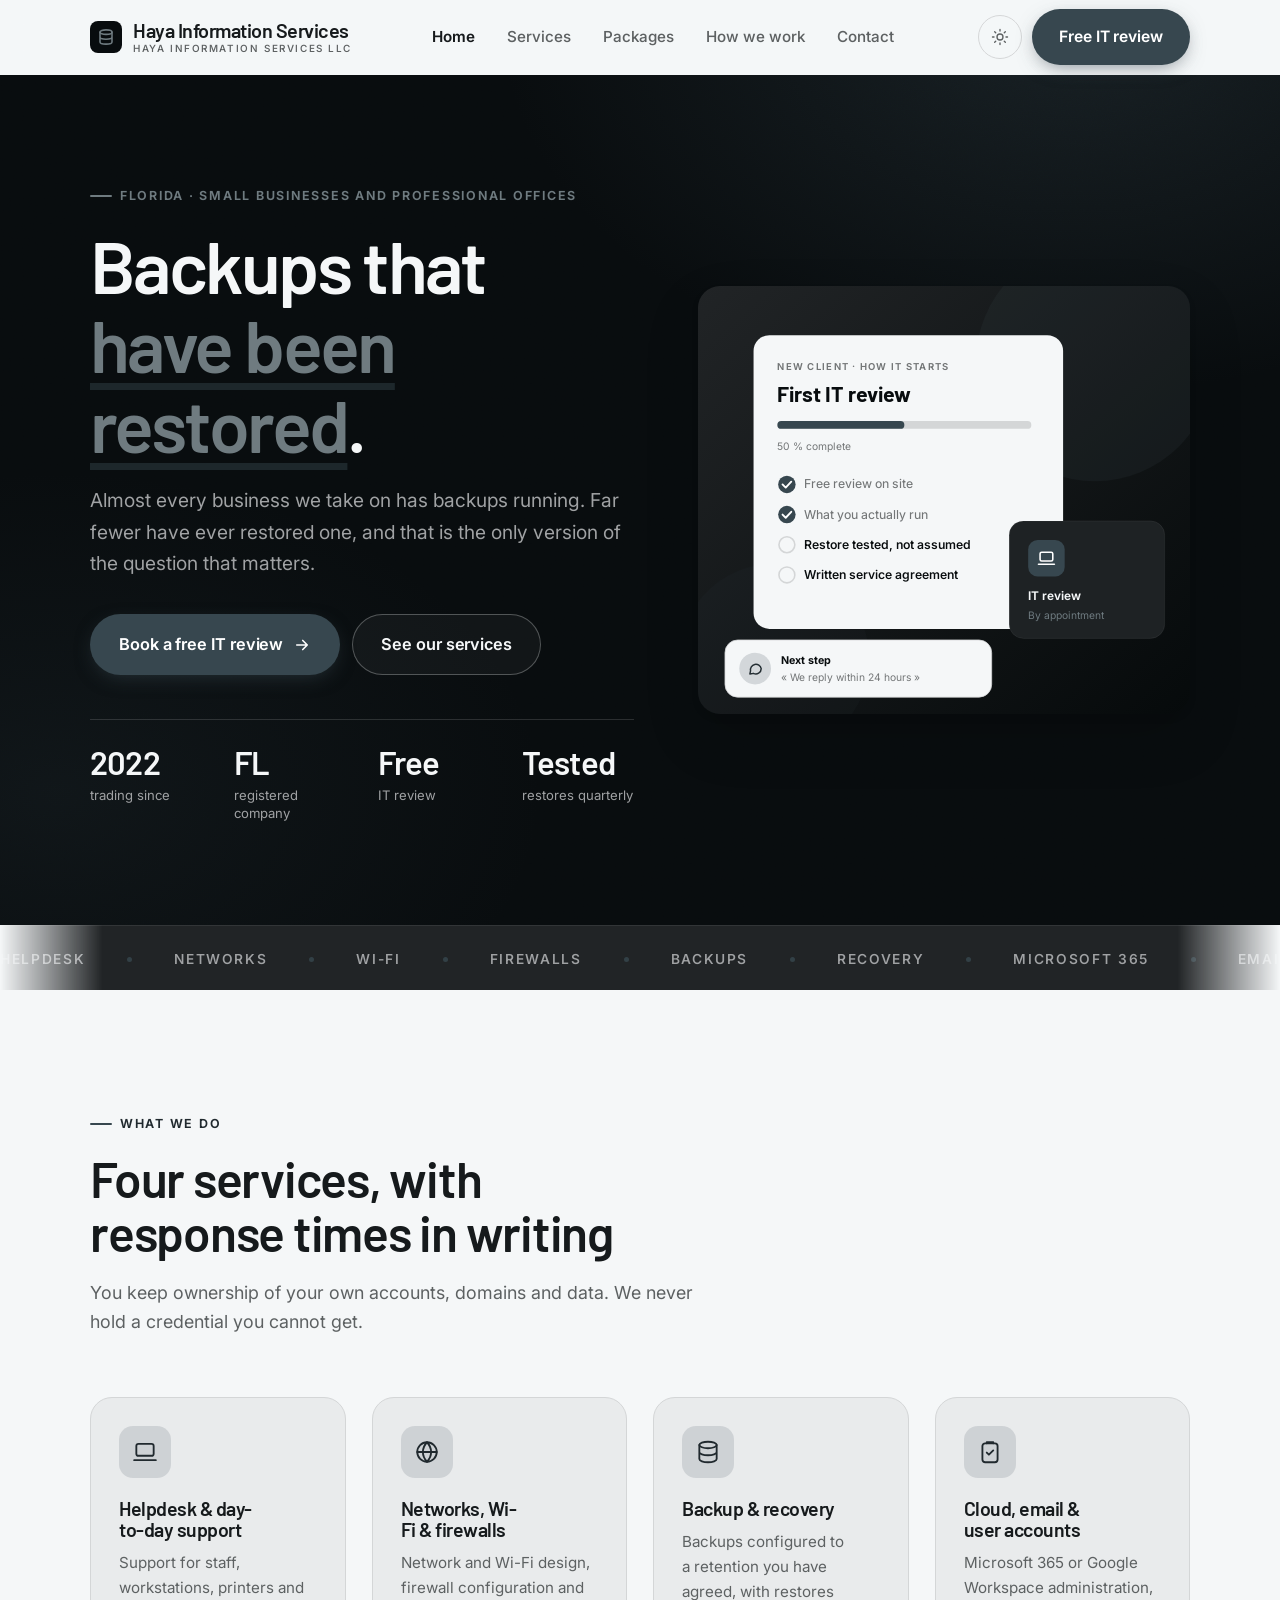
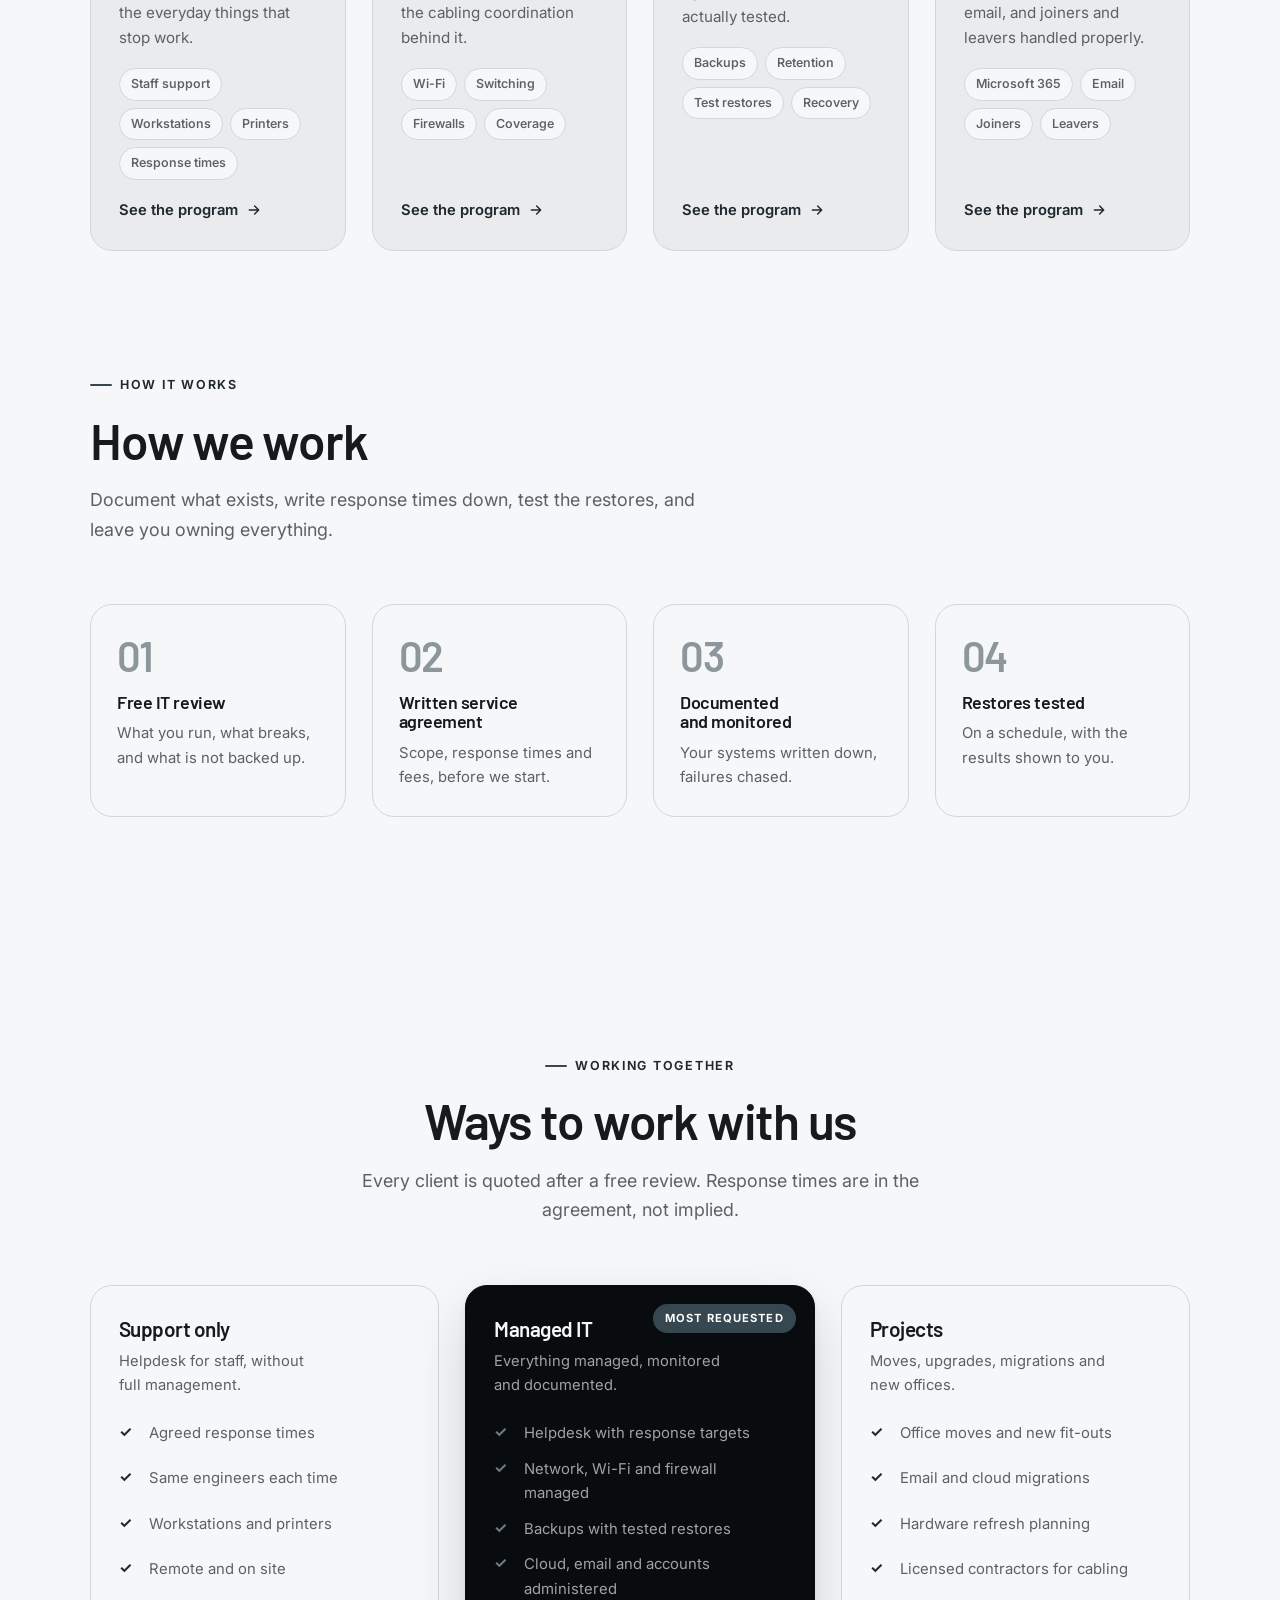
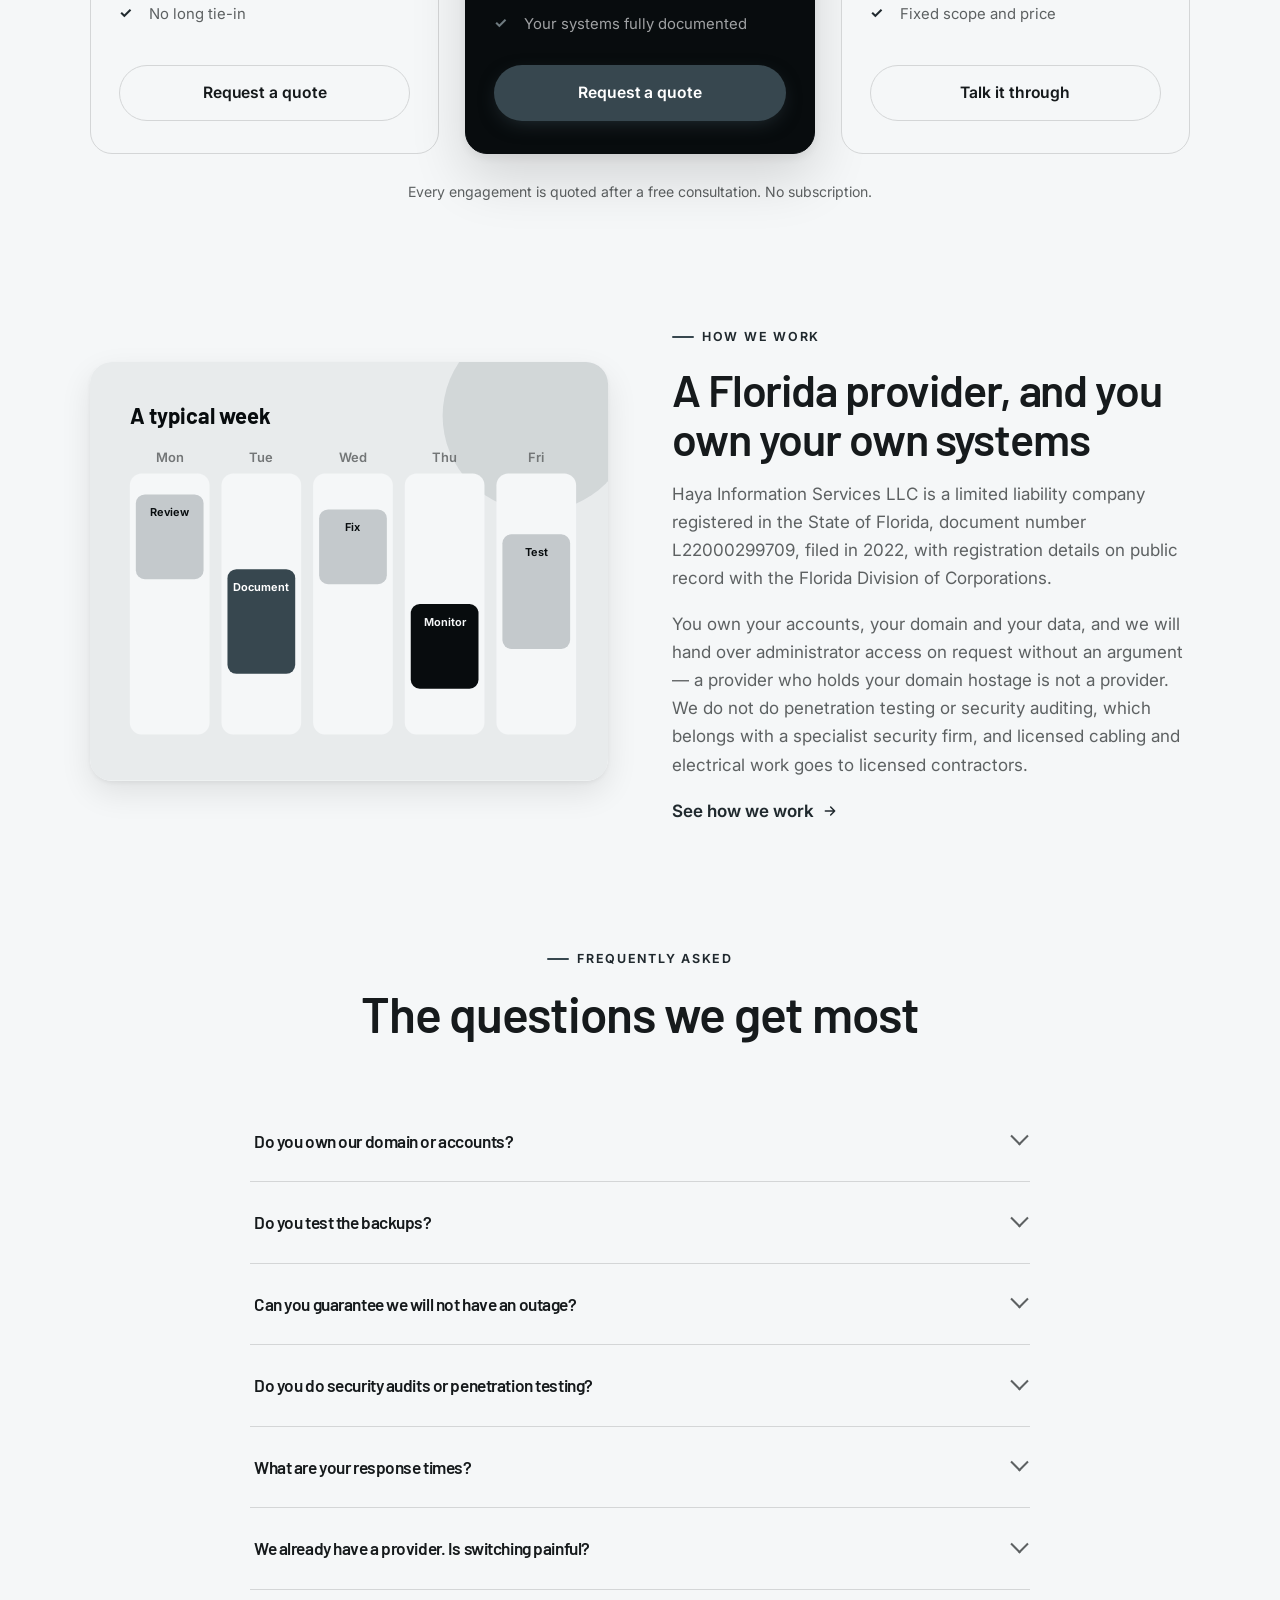
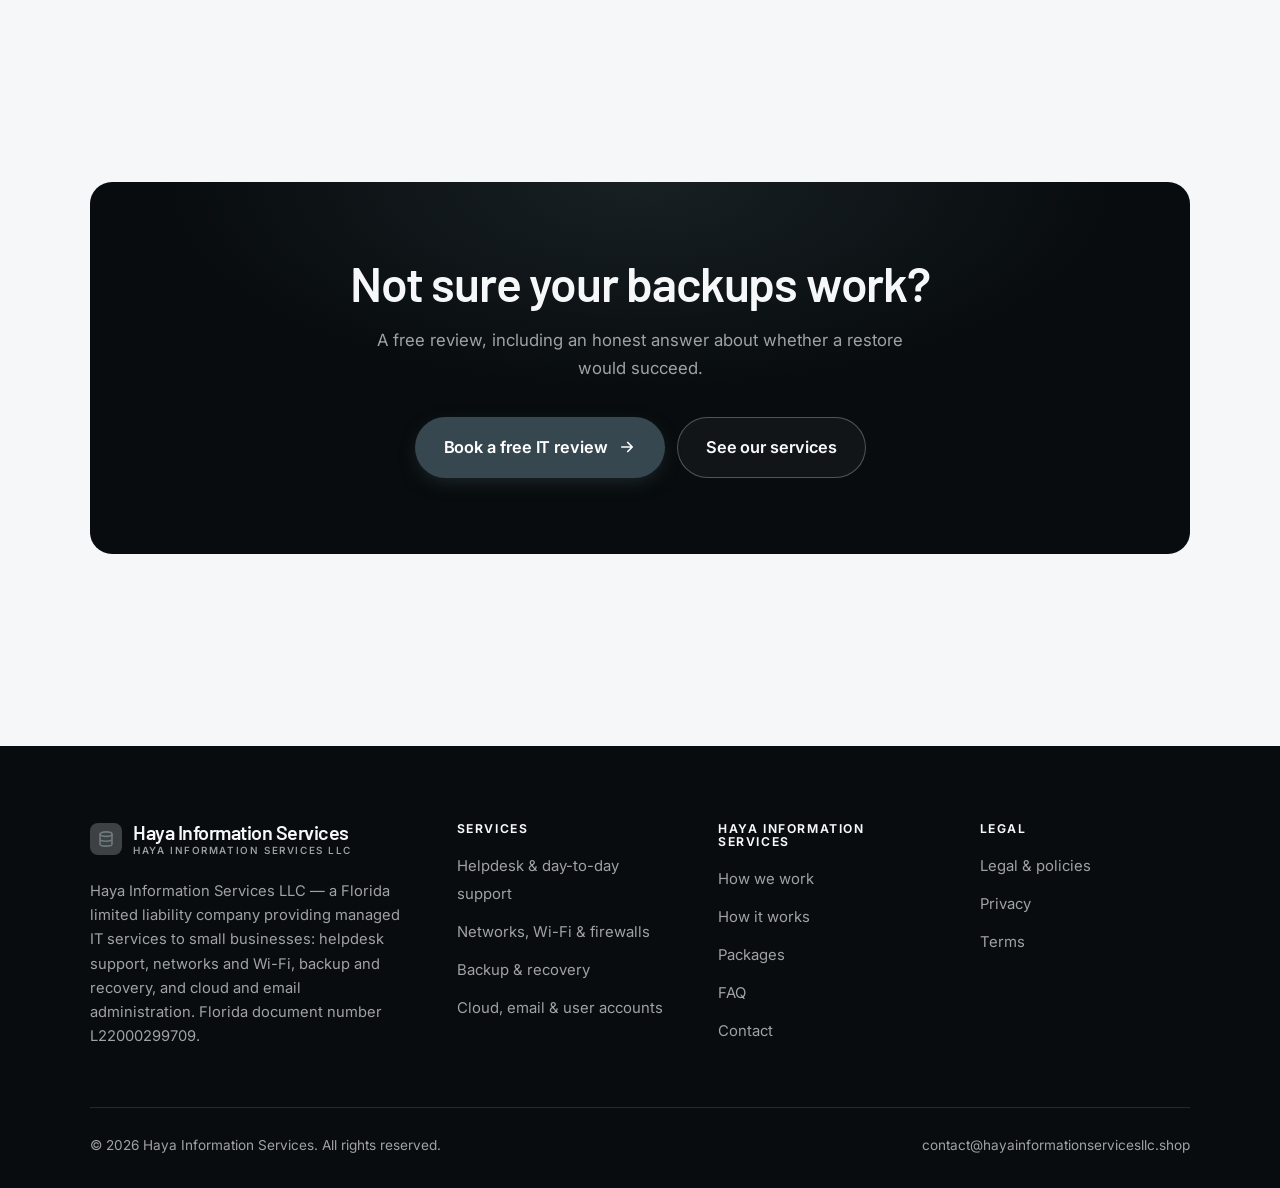
<file: index.html>
<!DOCTYPE html>
<html lang="en" class="no-js">
<head>
<meta charset="utf-8">
<meta name="viewport" content="width=device-width, initial-scale=1">
<title>Haya Information Services LLC — managed IT for small business</title>
<meta name="description" content="Haya Information Services LLC, a Florida managed IT provider: helpdesk support, networks and Wi-Fi, backup and recovery, and cloud and email administration.">
<link rel="canonical" href="https://hayainformationservicesllc.shop/">

<meta property="og:type" content="website">
<meta property="og:url" content="https://hayainformationservicesllc.shop/">
<meta property="og:site_name" content="Haya Information Services">
<meta property="og:locale" content="en_US">
<meta property="og:title" content="Haya Information Services LLC — managed IT for small business">
<meta property="og:description" content="Haya Information Services LLC, a Florida managed IT provider: helpdesk support, networks and Wi-Fi, backup and recovery, and cloud and email administration.">
<meta name="theme-color" content="#080c0e">

<link rel="icon" href="assets/img/favicon.svg" type="image/svg+xml">
<link rel="preconnect" href="https://fonts.googleapis.com">
<link rel="preconnect" href="https://fonts.gstatic.com" crossorigin>
<link rel="stylesheet" href="https://fonts.googleapis.com/css2?family=Barlow:wght@400;500;600;700&family=Inter:wght@400..700&display=swap">
<link rel="stylesheet" href="assets/css/style.css">

<!-- Thème appliqué avant le premier rendu (évite le flash) -->
<script>
document.documentElement.classList.remove('no-js');
(function(){try{var t=localStorage.getItem('site-theme');if(t){document.documentElement.setAttribute('data-theme',t);}}catch(e){}})();
</script>
<script type="application/ld+json">
{
  "@context": "https://schema.org",
  "@type": "Organization",
  "name": "Haya Information Services",
  "url": "https://hayainformationservicesllc.shop/",
  "email": "contact@hayainformationservicesllc.shop",
  "description": "Haya Information Services LLC, a Florida managed IT provider: helpdesk support, networks and Wi-Fi, backup and recovery, and cloud and email administration.",
  "areaServed": "US",
  "knowsLanguage": "en"
}
</script>
</head>

<body>
<a class="skip-link" href="#main">Skip to main content</a>

<header class="site-header">
  <nav class="wrap nav" aria-label="Main navigation">
    <a class="brand" href="index.html">
      <svg class="brand__mark" viewBox="0 0 64 64" aria-hidden="true">
        <rect class="bm-bg" width="64" height="64" rx="16"/>
        <g class="bm-ic" transform="translate(14 14) scale(1.5)" fill="none" stroke-width="2.1" stroke-linecap="round" stroke-linejoin="round"><ellipse cx="12" cy="5.5" rx="8" ry="3"/><path d="M4 5.5v13c0 1.7 3.6 3 8 3s8-1.3 8-3v-13M4 12c0 1.7 3.6 3 8 3s8-1.3 8-3"/></g>
      </svg>
      <span>Haya Information Services<span class="brand__sub">Haya Information Services LLC</span></span>
    </a>

    <ul class="nav__links" id="nav-links">
      <li><a href="index.html" aria-current="page">Home</a></li>
      <li><a href="programs.html">Services</a></li>
      <li><a href="index.html#pricing">Packages</a></li>
      <li><a href="about.html">How we work</a></li>
      <li><a href="contact.html">Contact</a></li>
      <li><a class="btn btn--primary" href="contact.html">Free IT review</a></li>
    </ul>

    <div class="nav__cta">
      <button class="theme-toggle" type="button" aria-label="Switch to dark theme">
        <svg class="icon-sun" viewBox="0 0 24 24" fill="none" stroke="currentColor" stroke-width="1.8" stroke-linecap="round" aria-hidden="true"><circle cx="12" cy="12" r="4"/><path d="M12 2v2m0 16v2M2 12h2m16 0h2M4.9 4.9l1.4 1.4m11.4 11.4 1.4 1.4M19.1 4.9l-1.4 1.4M6.3 17.7l-1.4 1.4"/></svg>
        <svg class="icon-moon" viewBox="0 0 24 24" fill="none" stroke="currentColor" stroke-width="1.8" stroke-linecap="round" stroke-linejoin="round" aria-hidden="true"><path d="M21 12.8A9 9 0 1 1 11.2 3a7 7 0 0 0 9.8 9.8z"/></svg>
      </button>
      <a class="btn btn--primary" href="contact.html">Free IT review</a>
      <button class="nav__toggle" type="button" aria-expanded="false" aria-controls="nav-links" aria-label="Open menu">
        <svg class="icon-open" viewBox="0 0 24 24" fill="none" stroke="currentColor" stroke-width="2" stroke-linecap="round" aria-hidden="true"><path d="M3 6h18M3 12h18M3 18h18"/></svg>
        <svg class="icon-close" viewBox="0 0 24 24" fill="none" stroke="currentColor" stroke-width="2" stroke-linecap="round" aria-hidden="true"><path d="M6 6l12 12M18 6L6 18"/></svg>
      </button>
    </div>
  </nav>
</header>

<main id="main">

<section class="hero">
  <div class="wrap hero__inner">
    <div>
      <span class="eyebrow hero__eyebrow">Florida · Small businesses and professional offices</span>
      <h1>Backups that<br> <em>have been restored</em>.</h1>
      <p class="hero__lede">Almost every business we take on has backups running. Far fewer have ever restored one, and that is the only version of the question that matters.</p>

      <div class="hero__actions">
        <a class="btn btn--primary btn--lg" href="contact.html">Book a free IT review <svg viewBox="0 0 24 24" fill="none" stroke="currentColor" stroke-width="2.2" stroke-linecap="round" stroke-linejoin="round" aria-hidden="true"><path d="M5 12h14M13 6l6 6-6 6"/></svg></a>
        <a class="btn btn--on-dark btn--lg" href="programs.html">See our services</a>
      </div>

      <ul class="hero__proof">
        <li><span class="stat__num">2022</span><span class="stat__label">trading since</span></li>
        <li><span class="stat__num">FL</span><span class="stat__label">registered company</span></li>
        <li><span class="stat__num">Free</span><span class="stat__label">IT review</span></li>
        <li><span class="stat__num">Tested</span><span class="stat__label">restores quarterly</span></li>
      </ul>
    </div>

    <div class="hero__art">
      <svg viewBox="0 0 620 540" role="img" aria-label="How Haya Information Services takes on a client, from free review to service agreement.">
        <defs>
          <linearGradient id="hbg" x1="0" y1="0" x2="1" y2="1">
            <stop offset="0" stop-color="#212426"/><stop offset="1" stop-color="#060a0b"/>
          </linearGradient>
        </defs>
        <rect width="620" height="540" rx="22" fill="url(#hbg)"/>
        <circle cx="500" cy="96" r="150" fill="#37474f" opacity=".16"/>
        <circle cx="96" cy="470" r="120" fill="#37474f" opacity=".08"/>

        <g style="font-family: var(--font-body)">
          <!-- Carte programme -->
          <rect x="70" y="62" width="390" height="370" rx="20" fill="#f5f7f8"/>
          <text x="100" y="106" font-size="12" font-weight="650" letter-spacing="1.6" fill="#737677">NEW CLIENT · HOW IT STARTS</text>
          <text x="100" y="146" font-size="27" font-weight="700" fill="#080c0e" style="font-family: var(--font-display)">First IT review</text>
          <rect x="100" y="170" width="320" height="10" rx="5" fill="#d4d6d7"/>
          <rect x="100" y="170" width="160" height="10" rx="5" fill="#37474f"/>
          <text x="100" y="206" font-size="13" fill="#737677">50 % complete</text>
          <circle cx="112" cy="250" r="11" fill="#37474f"/><path d="M106.5 250l4 4 7-7.5" fill="none" stroke="#ffffff" stroke-width="2.4" stroke-linecap="round" stroke-linejoin="round"/><text x="134" y="255" font-size="15.5" fill="#737677" font-weight="450">Free review on site</text>
          <circle cx="112" cy="288" r="11" fill="#37474f"/><path d="M106.5 288l4 4 7-7.5" fill="none" stroke="#ffffff" stroke-width="2.4" stroke-linecap="round" stroke-linejoin="round"/><text x="134" y="293" font-size="15.5" fill="#737677" font-weight="450">What you actually run</text>
          <circle cx="112" cy="326" r="10" fill="none" stroke="#d4d6d7" stroke-width="2"/><text x="134" y="331" font-size="15.5" fill="#080c0e" font-weight="560">Restore tested, not assumed</text>
          <circle cx="112" cy="364" r="10" fill="none" stroke="#d4d6d7" stroke-width="2"/><text x="134" y="369" font-size="15.5" fill="#080c0e" font-weight="560">Written service agreement</text>

          <!-- Carte séance -->
          <rect x="392" y="296" width="196" height="148" rx="18" fill="#1e2224" stroke="#ffffff" stroke-opacity=".08"/>
          <rect x="416" y="320" width="46" height="46" rx="12" fill="#37474f"/>
          <g transform="translate(427 331)" fill="none" stroke="#ffffff" color="#ffffff" stroke-width="2" stroke-linecap="round" stroke-linejoin="round"><rect x="4" y="4.5" width="16" height="11" rx="2"/><path d="M2 19.5h20"/></g>
          <text x="416" y="396" font-size="15" font-weight="650" fill="#f5f7f8">IT review</text>
          <text x="416" y="420" font-size="13" fill="#6f7b80">By appointment</text>

          <!-- Retour du coach -->
          <rect x="34" y="446" width="336" height="72" rx="16" fill="#f5f7f8" stroke="#d4d6d7"/>
          <circle cx="72" cy="482" r="20" fill="#d3d7da"/>
          <g transform="translate(62 472) scale(.84)" fill="none" stroke="#242e33" stroke-width="2.2" stroke-linecap="round" stroke-linejoin="round"><path d="M21 12a8 8 0 0 1-11.6 7.1L4 20l1-4.6A8 8 0 1 1 21 12z"/></g>
          <text x="104" y="476" font-size="13.5" font-weight="700" fill="#080c0e">Next step</text>
          <text x="104" y="498" font-size="13" fill="#737677">« We reply within 24 hours »</text>
        </g>
      </svg>
    </div>
  </div>
</section>

<div class="marquee" aria-hidden="true">
  <div class="marquee__track"><span>Helpdesk</span><span>Networks</span><span>Wi-Fi</span><span>Firewalls</span><span>Backups</span><span>Recovery</span><span>Microsoft 365</span><span>Email</span><span>User accounts</span><span>Documentation</span><span>Helpdesk</span><span>Networks</span><span>Wi-Fi</span><span>Firewalls</span><span>Backups</span><span>Recovery</span><span>Microsoft 365</span><span>Email</span><span>User accounts</span><span>Documentation</span></div>
</div>

<section class="section wrap" id="programs">
  <div class="section-head reveal">
    <span class="eyebrow">What we do</span>
    <h2>Four services, with response times in writing</h2>
    <p>You keep ownership of your own accounts, domains and data. We never hold a credential you cannot get.</p>
  </div>
  <div class="grid grid--4 reveal-group">
    <a class="card" href="programs.html#helpdesk">
      <div class="card__icon"><svg viewBox="0 0 24 24" fill="none" stroke="currentColor" stroke-width="1.7" stroke-linecap="round" stroke-linejoin="round" aria-hidden="true"><rect x="4" y="4.5" width="16" height="11" rx="2"/><path d="M2 19.5h20"/></svg></div>
      <h3>Helpdesk &amp; day-to-day support</h3>
      <p>Support for staff, workstations, printers and the everyday things that stop work.</p>
      <ul class="tags"><li>Staff support</li><li>Workstations</li><li>Printers</li><li>Response times</li></ul>
      <span class="arrow-link">See the program <svg viewBox="0 0 24 24" fill="none" stroke="currentColor" stroke-width="2.2" stroke-linecap="round" stroke-linejoin="round" aria-hidden="true"><path d="M5 12h14M13 6l6 6-6 6"/></svg></span>
    </a>
    <a class="card" href="programs.html#network">
      <div class="card__icon"><svg viewBox="0 0 24 24" fill="none" stroke="currentColor" stroke-width="1.7" stroke-linecap="round" stroke-linejoin="round" aria-hidden="true"><circle cx="12" cy="12" r="9"/><path d="M3 12h18M12 3c2.5 2.7 3.8 5.7 3.8 9s-1.3 6.3-3.8 9c-2.5-2.7-3.8-5.7-3.8-9S9.5 5.7 12 3z"/></svg></div>
      <h3>Networks, Wi-Fi &amp; firewalls</h3>
      <p>Network and Wi-Fi design, firewall configuration and the cabling coordination behind it.</p>
      <ul class="tags"><li>Wi-Fi</li><li>Switching</li><li>Firewalls</li><li>Coverage</li></ul>
      <span class="arrow-link">See the program <svg viewBox="0 0 24 24" fill="none" stroke="currentColor" stroke-width="2.2" stroke-linecap="round" stroke-linejoin="round" aria-hidden="true"><path d="M5 12h14M13 6l6 6-6 6"/></svg></span>
    </a>
    <a class="card" href="programs.html#backup">
      <div class="card__icon"><svg viewBox="0 0 24 24" fill="none" stroke="currentColor" stroke-width="1.7" stroke-linecap="round" stroke-linejoin="round" aria-hidden="true"><ellipse cx="12" cy="5.5" rx="8" ry="3"/><path d="M4 5.5v13c0 1.7 3.6 3 8 3s8-1.3 8-3v-13M4 12c0 1.7 3.6 3 8 3s8-1.3 8-3"/></svg></div>
      <h3>Backup &amp; recovery</h3>
      <p>Backups configured to a retention you have agreed, with restores actually tested.</p>
      <ul class="tags"><li>Backups</li><li>Retention</li><li>Test restores</li><li>Recovery</li></ul>
      <span class="arrow-link">See the program <svg viewBox="0 0 24 24" fill="none" stroke="currentColor" stroke-width="2.2" stroke-linecap="round" stroke-linejoin="round" aria-hidden="true"><path d="M5 12h14M13 6l6 6-6 6"/></svg></span>
    </a>
    <a class="card" href="programs.html#cloud">
      <div class="card__icon"><svg viewBox="0 0 24 24" fill="none" stroke="currentColor" stroke-width="1.7" stroke-linecap="round" stroke-linejoin="round" aria-hidden="true"><rect x="5" y="4" width="14" height="17.5" rx="2.5"/><path d="M9 4V3h6v1M9 12.5l2 2 4-4"/></svg></div>
      <h3>Cloud, email &amp; user accounts</h3>
      <p>Microsoft 365 or Google Workspace administration, email, and joiners and leavers handled properly.</p>
      <ul class="tags"><li>Microsoft 365</li><li>Email</li><li>Joiners</li><li>Leavers</li></ul>
      <span class="arrow-link">See the program <svg viewBox="0 0 24 24" fill="none" stroke="currentColor" stroke-width="2.2" stroke-linecap="round" stroke-linejoin="round" aria-hidden="true"><path d="M5 12h14M13 6l6 6-6 6"/></svg></span>
    </a>
  </div>
</section>

<section class="section section--flush wrap" id="how-it-works">
  <div class="section-head reveal">
    <span class="eyebrow">How it works</span>
    <h2>How we work</h2>
    <p>Document what exists, write response times down, test the restores, and leave you owning everything.</p>
  </div>
  <div class="grid grid--4 steps reveal-group">
    <article class="step">
      <h3>Free IT review</h3>
      <p>What you run, what breaks, and what is not backed up.</p>
    </article>
    <article class="step">
      <h3>Written service agreement</h3>
      <p>Scope, response times and fees, before we start.</p>
    </article>
    <article class="step">
      <h3>Documented and monitored</h3>
      <p>Your systems written down, failures chased.</p>
    </article>
    <article class="step">
      <h3>Restores tested</h3>
      <p>On a schedule, with the results shown to you.</p>
    </article>
  </div>
</section>

<section class="section wrap" id="pricing">
  <div class="section-head section-head--center reveal">
    <span class="eyebrow">Working together</span>
    <h2>Ways to work with us</h2>
    <p>Every client is quoted after a free review. Response times are in the agreement, not implied.</p>
  </div>
  <div class="grid grid--3 plans reveal-group">
    <article class="plan">
      
      <h3>Support only</h3>
      <p class="plan__desc">Helpdesk for staff, without full management.</p>
      
      <ul class="plan__features">
        <li>Agreed response times</li>
        <li>Same engineers each time</li>
        <li>Workstations and printers</li>
        <li>Remote and on site</li>
        <li>No long tie-in</li>
      </ul>
      <a class="btn btn--ghost btn--block" href="contact.html">Request a quote</a>
    </article>
    <article class="plan plan--featured">
      <span class="plan__tag">Most requested</span>
      <h3>Managed IT</h3>
      <p class="plan__desc">Everything managed, monitored and documented.</p>
      
      <ul class="plan__features">
        <li>Helpdesk with response targets</li>
        <li>Network, Wi-Fi and firewall managed</li>
        <li>Backups with tested restores</li>
        <li>Cloud, email and accounts administered</li>
        <li>Your systems fully documented</li>
      </ul>
      <a class="btn btn--primary btn--block" href="contact.html">Request a quote</a>
    </article>
    <article class="plan">
      
      <h3>Projects</h3>
      <p class="plan__desc">Moves, upgrades, migrations and new offices.</p>
      
      <ul class="plan__features">
        <li>Office moves and new fit-outs</li>
        <li>Email and cloud migrations</li>
        <li>Hardware refresh planning</li>
        <li>Licensed contractors for cabling</li>
        <li>Fixed scope and price</li>
      </ul>
      <a class="btn btn--ghost btn--block" href="contact.html">Talk it through</a>
    </article>
  </div>
  <p class="plans-note">Every engagement is quoted after a free consultation. No subscription.</p>
</section>

<section class="section section--flush wrap">
  <div class="split reveal">
    <div class="split__art">
      <svg viewBox="0 0 520 420" role="img" aria-label="Example of a typical week: Review, Document, Fix, Monitor, Test.">
        <rect width="520" height="420" rx="20" fill="#e8ebec"/>
        <circle cx="450" cy="54" r="96" fill="#37474f" opacity=".12"/>
        <g style="font-family: var(--font-body)">
        <text x="40" y="62" font-size="22" font-weight="700" fill="#080c0e" style="font-family: var(--font-display)">A typical week</text>
        <text x="80" y="100" text-anchor="middle" font-size="13" font-weight="600" fill="#737677">Mon</text>
        <rect x="40" y="112" width="80" height="262" rx="12" fill="#f5f7f8"/>
        <rect x="46" y="133" width="68" height="85" rx="9" fill="#c4c9cc"/>
        <text x="80" y="155" text-anchor="middle" font-size="11" font-weight="650" fill="#080c0e">Review</text>
        <text x="172" y="100" text-anchor="middle" font-size="13" font-weight="600" fill="#737677">Tue</text>
        <rect x="132" y="112" width="80" height="262" rx="12" fill="#f5f7f8"/>
        <rect x="138" y="208" width="68" height="105" rx="9" fill="#37474f"/>
        <text x="172" y="230" text-anchor="middle" font-size="11" font-weight="650" fill="#ffffff">Document</text>
        <text x="264" y="100" text-anchor="middle" font-size="13" font-weight="600" fill="#737677">Wed</text>
        <rect x="224" y="112" width="80" height="262" rx="12" fill="#f5f7f8"/>
        <rect x="230" y="148" width="68" height="75" rx="9" fill="#c4c9cc"/>
        <text x="264" y="170" text-anchor="middle" font-size="11" font-weight="650" fill="#080c0e">Fix</text>
        <text x="356" y="100" text-anchor="middle" font-size="13" font-weight="600" fill="#737677">Thu</text>
        <rect x="316" y="112" width="80" height="262" rx="12" fill="#f5f7f8"/>
        <rect x="322" y="243" width="68" height="85" rx="9" fill="#080c0e"/>
        <text x="356" y="265" text-anchor="middle" font-size="11" font-weight="650" fill="#f5f7f8">Monitor</text>
        <text x="448" y="100" text-anchor="middle" font-size="13" font-weight="600" fill="#737677">Fri</text>
        <rect x="408" y="112" width="80" height="262" rx="12" fill="#f5f7f8"/>
        <rect x="414" y="173" width="68" height="115" rx="9" fill="#c4c9cc"/>
        <text x="448" y="195" text-anchor="middle" font-size="11" font-weight="650" fill="#080c0e">Test</text>
        </g>
      </svg>
    </div>
    <div>
      <span class="eyebrow">How we work</span>
      <h2>A Florida provider, and you own your own systems</h2>
      <p>Haya Information Services LLC is a limited liability company registered in the State of Florida, document number L22000299709, filed in 2022, with registration details on public record with the Florida Division of Corporations.</p>
      <p>You own your accounts, your domain and your data, and we will hand over administrator access on request without an argument — a provider who holds your domain hostage is not a provider. We do not do penetration testing or security auditing, which belongs with a specialist security firm, and licensed cabling and electrical work goes to licensed contractors.</p>
      <p><a class="arrow-link" href="about.html">See how we work <svg viewBox="0 0 24 24" fill="none" stroke="currentColor" stroke-width="2.2" stroke-linecap="round" stroke-linejoin="round" aria-hidden="true"><path d="M5 12h14M13 6l6 6-6 6"/></svg></a></p>
    </div>
  </div>
</section>

<section class="section section--flush wrap" id="faq">
  <div class="section-head section-head--center reveal">
    <span class="eyebrow">Frequently asked</span>
    <h2>The questions we get most</h2>
  </div>
  <div class="faq reveal">
    <details>
      <summary>Do you own our domain or accounts?</summary>
      <p>No, and you should never let a provider do that. Your tenant, domain and data are registered to you, and we will hand over administrator access whenever you ask.</p>
    </details>
    <details>
      <summary>Do you test the backups?</summary>
      <p>Yes, with scheduled test restores and the results shown to you. A backup that has never been restored tells you nothing.</p>
    </details>
    <details>
      <summary>Can you guarantee we will not have an outage?</summary>
      <p>No. Hardware fails and providers have outages. What we can do is make recovery fast and tested instead of theoretical.</p>
    </details>
    <details>
      <summary>Do you do security audits or penetration testing?</summary>
      <p>No. That is specialist work and we will refer you to a security firm rather than pretend otherwise.</p>
    </details>
    <details>
      <summary>What are your response times?</summary>
      <p>Written into the service agreement, so they can be held to. We would rather commit to something realistic than promise instant.</p>
    </details>
    <details>
      <summary>We already have a provider. Is switching painful?</summary>
      <p>Usually less than people fear, provided you own your accounts and domain. We will check that first — and if you do not, getting it back is the first job.</p>
    </details>
  </div>
</section>

<section class="wrap section--tight">
  <div class="cta-band reveal">
    <h2>Not sure your backups work?</h2>
    <p>A free review, including an honest answer about whether a restore would succeed.</p>
    <div class="hero__actions">
      <a class="btn btn--primary btn--lg" href="contact.html">Book a free IT review <svg viewBox="0 0 24 24" fill="none" stroke="currentColor" stroke-width="2.2" stroke-linecap="round" stroke-linejoin="round" aria-hidden="true"><path d="M5 12h14M13 6l6 6-6 6"/></svg></a>
      <a class="btn btn--on-dark btn--lg" href="programs.html">See our services</a>
    </div>
  </div>
</section>

</main>

<footer class="site-footer">
  <div class="wrap">
    <div class="footer__grid">
      <div class="footer__brand">
        <a class="brand" href="index.html">
          <svg class="brand__mark" viewBox="0 0 64 64" aria-hidden="true">
        <rect class="bm-bg" width="64" height="64" rx="16"/>
        <g class="bm-ic" transform="translate(14 14) scale(1.5)" fill="none" stroke-width="2.1" stroke-linecap="round" stroke-linejoin="round"><ellipse cx="12" cy="5.5" rx="8" ry="3"/><path d="M4 5.5v13c0 1.7 3.6 3 8 3s8-1.3 8-3v-13M4 12c0 1.7 3.6 3 8 3s8-1.3 8-3"/></g>
      </svg>
          <span>Haya Information Services<span class="brand__sub">Haya Information Services LLC</span></span>
        </a>
        <p>Haya Information Services LLC — a Florida limited liability company providing managed IT services to small businesses: helpdesk support, networks and Wi-Fi, backup and recovery, and cloud and email administration. Florida document number L22000299709.</p>
      </div>

      <div class="footer__col">
        <h4>Services</h4>
        <ul>
          <li><a href="programs.html#helpdesk">Helpdesk &amp; day-to-day support</a></li>
          <li><a href="programs.html#network">Networks, Wi-Fi &amp; firewalls</a></li>
          <li><a href="programs.html#backup">Backup &amp; recovery</a></li>
          <li><a href="programs.html#cloud">Cloud, email &amp; user accounts</a></li>
        </ul>
      </div>

      <div class="footer__col">
        <h4>Haya Information Services</h4>
        <ul>
          <li><a href="about.html">How we work</a></li>
          <li><a href="index.html#how-it-works">How it works</a></li>
          <li><a href="index.html#pricing">Packages</a></li>
          <li><a href="index.html#faq">FAQ</a></li>
          <li><a href="contact.html">Contact</a></li>
        </ul>
      </div>

      <div class="footer__col">
        <h4>Legal</h4>
        <ul>
          <li><a href="legal.html">Legal &amp; policies</a></li>
          <li><a href="legal.html#privacy">Privacy</a></li>
          <li><a href="legal.html#terms">Terms</a></li>
        </ul>
      </div>
    </div>

    <div class="footer__bottom">
      <p>© <span data-year>2026</span> Haya Information Services. All rights reserved.</p>
      <p><a href="mailto:contact@hayainformationservicesllc.shop">contact@hayainformationservicesllc.shop</a></p>
    </div>
  </div>
</footer>

<script src="assets/js/main.js" defer></script>
</body>
</html>
</file>
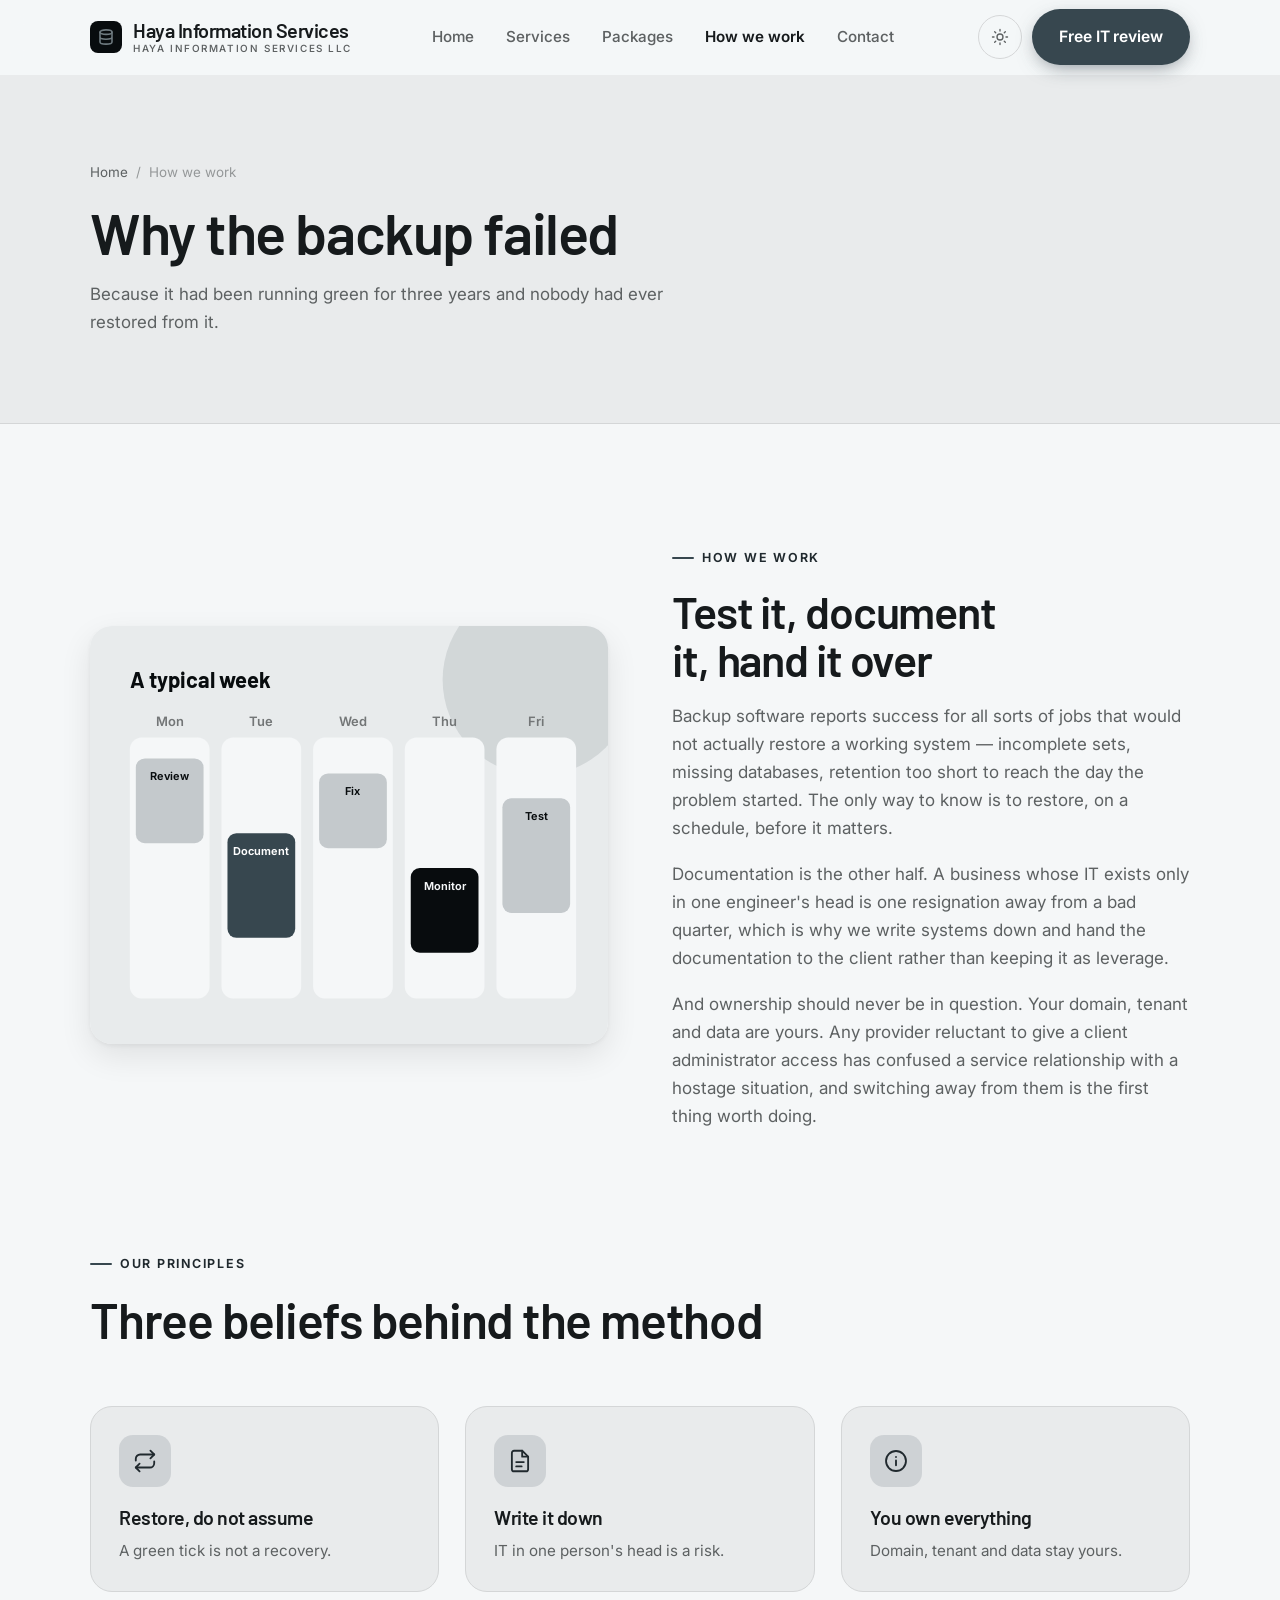
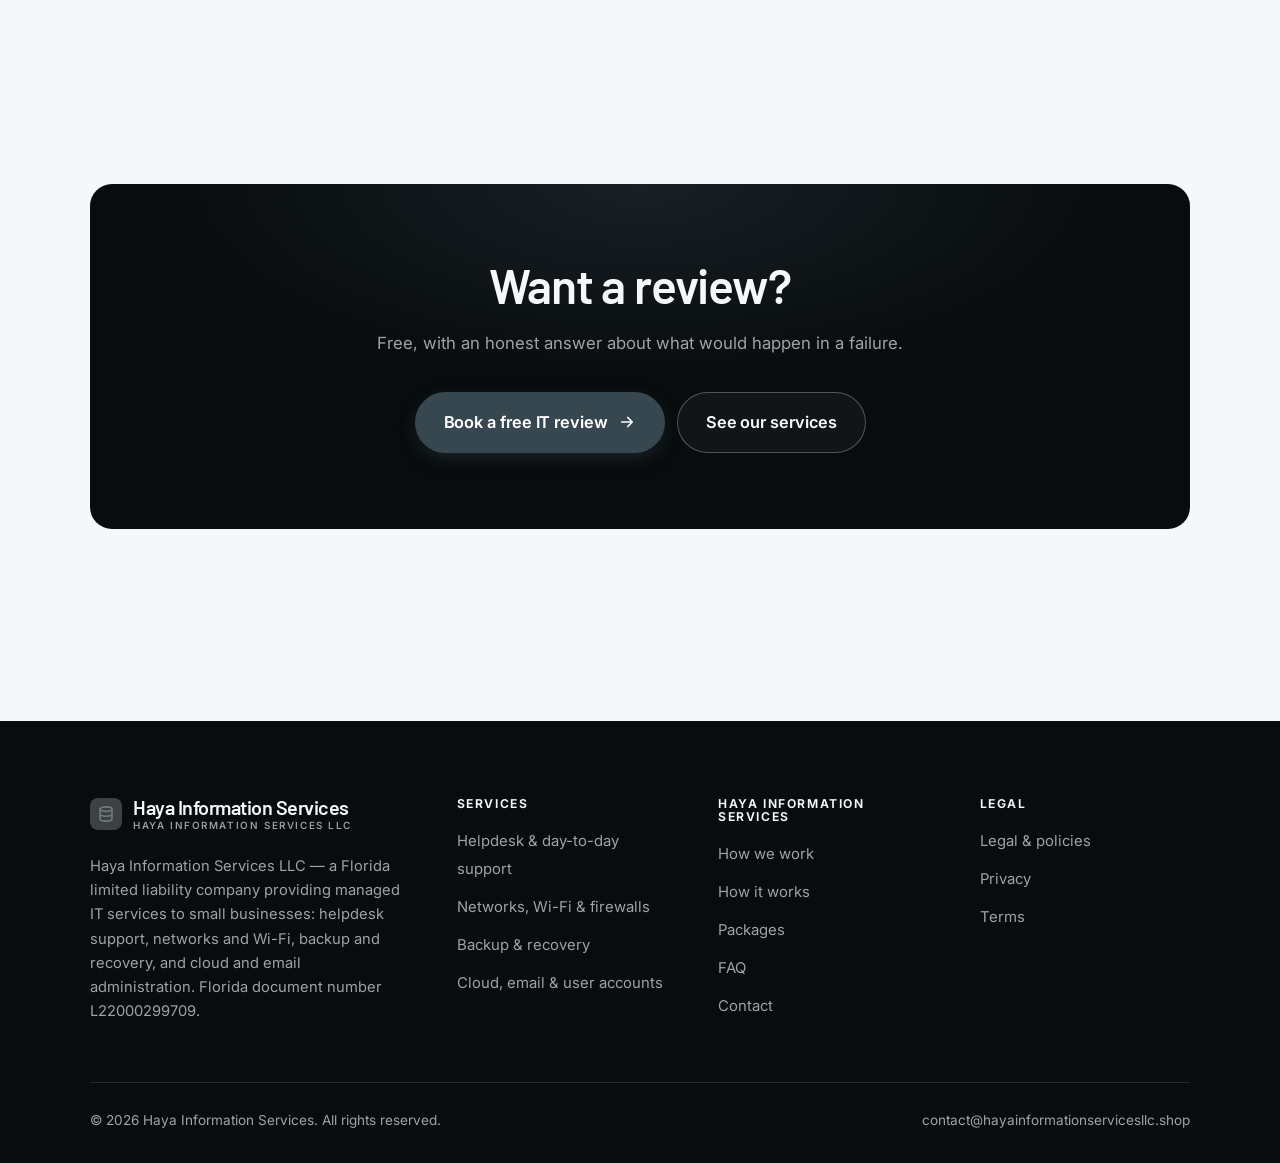
<file: about.html>
<!DOCTYPE html>
<html lang="en" class="no-js">
<head>
<meta charset="utf-8">
<meta name="viewport" content="width=device-width, initial-scale=1">
<title>How we work — Haya Information Services</title>
<meta name="description" content="About Haya Information Services LLC, a Florida managed IT provider, document number L22000299709.">
<link rel="canonical" href="https://hayainformationservicesllc.shop/about.html">

<meta property="og:type" content="website">
<meta property="og:url" content="https://hayainformationservicesllc.shop/about.html">
<meta property="og:site_name" content="Haya Information Services">
<meta property="og:locale" content="en_US">
<meta property="og:title" content="How we work — Haya Information Services">
<meta property="og:description" content="About Haya Information Services LLC, a Florida managed IT provider, document number L22000299709.">
<meta name="theme-color" content="#080c0e">

<link rel="icon" href="assets/img/favicon.svg" type="image/svg+xml">
<link rel="preconnect" href="https://fonts.googleapis.com">
<link rel="preconnect" href="https://fonts.gstatic.com" crossorigin>
<link rel="stylesheet" href="https://fonts.googleapis.com/css2?family=Barlow:wght@400;500;600;700&family=Inter:wght@400..700&display=swap">
<link rel="stylesheet" href="assets/css/style.css">

<!-- Thème appliqué avant le premier rendu (évite le flash) -->
<script>
document.documentElement.classList.remove('no-js');
(function(){try{var t=localStorage.getItem('site-theme');if(t){document.documentElement.setAttribute('data-theme',t);}}catch(e){}})();
</script>
</head>

<body>
<a class="skip-link" href="#main">Skip to main content</a>

<header class="site-header">
  <nav class="wrap nav" aria-label="Main navigation">
    <a class="brand" href="index.html">
      <svg class="brand__mark" viewBox="0 0 64 64" aria-hidden="true">
        <rect class="bm-bg" width="64" height="64" rx="16"/>
        <g class="bm-ic" transform="translate(14 14) scale(1.5)" fill="none" stroke-width="2.1" stroke-linecap="round" stroke-linejoin="round"><ellipse cx="12" cy="5.5" rx="8" ry="3"/><path d="M4 5.5v13c0 1.7 3.6 3 8 3s8-1.3 8-3v-13M4 12c0 1.7 3.6 3 8 3s8-1.3 8-3"/></g>
      </svg>
      <span>Haya Information Services<span class="brand__sub">Haya Information Services LLC</span></span>
    </a>

    <ul class="nav__links" id="nav-links">
      <li><a href="index.html">Home</a></li>
      <li><a href="programs.html">Services</a></li>
      <li><a href="index.html#pricing">Packages</a></li>
      <li><a href="about.html" aria-current="page">How we work</a></li>
      <li><a href="contact.html">Contact</a></li>
      <li><a class="btn btn--primary" href="contact.html">Free IT review</a></li>
    </ul>

    <div class="nav__cta">
      <button class="theme-toggle" type="button" aria-label="Switch to dark theme">
        <svg class="icon-sun" viewBox="0 0 24 24" fill="none" stroke="currentColor" stroke-width="1.8" stroke-linecap="round" aria-hidden="true"><circle cx="12" cy="12" r="4"/><path d="M12 2v2m0 16v2M2 12h2m16 0h2M4.9 4.9l1.4 1.4m11.4 11.4 1.4 1.4M19.1 4.9l-1.4 1.4M6.3 17.7l-1.4 1.4"/></svg>
        <svg class="icon-moon" viewBox="0 0 24 24" fill="none" stroke="currentColor" stroke-width="1.8" stroke-linecap="round" stroke-linejoin="round" aria-hidden="true"><path d="M21 12.8A9 9 0 1 1 11.2 3a7 7 0 0 0 9.8 9.8z"/></svg>
      </button>
      <a class="btn btn--primary" href="contact.html">Free IT review</a>
      <button class="nav__toggle" type="button" aria-expanded="false" aria-controls="nav-links" aria-label="Open menu">
        <svg class="icon-open" viewBox="0 0 24 24" fill="none" stroke="currentColor" stroke-width="2" stroke-linecap="round" aria-hidden="true"><path d="M3 6h18M3 12h18M3 18h18"/></svg>
        <svg class="icon-close" viewBox="0 0 24 24" fill="none" stroke="currentColor" stroke-width="2" stroke-linecap="round" aria-hidden="true"><path d="M6 6l12 12M18 6L6 18"/></svg>
      </button>
    </div>
  </nav>
</header>

<main id="main">

<section class="page-head">
  <div class="wrap">
    <nav class="breadcrumb" aria-label="Breadcrumb">
      <a href="index.html">Home</a><span>/</span><span aria-current="page">How we work</span>
    </nav>
    <h1>Why the backup failed</h1>
    <p>Because it had been running green for three years and nobody had ever restored from it.</p>
  </div>
</section>

<section class="section wrap">
  <div class="split reveal">
    <div class="split__art">
      <svg viewBox="0 0 520 420" role="img" aria-label="Example of a typical week: Review, Document, Fix, Monitor, Test.">
        <rect width="520" height="420" rx="20" fill="#e8ebec"/>
        <circle cx="450" cy="54" r="96" fill="#37474f" opacity=".12"/>
        <g style="font-family: var(--font-body)">
        <text x="40" y="62" font-size="22" font-weight="700" fill="#080c0e" style="font-family: var(--font-display)">A typical week</text>
        <text x="80" y="100" text-anchor="middle" font-size="13" font-weight="600" fill="#737677">Mon</text>
        <rect x="40" y="112" width="80" height="262" rx="12" fill="#f5f7f8"/>
        <rect x="46" y="133" width="68" height="85" rx="9" fill="#c4c9cc"/>
        <text x="80" y="155" text-anchor="middle" font-size="11" font-weight="650" fill="#080c0e">Review</text>
        <text x="172" y="100" text-anchor="middle" font-size="13" font-weight="600" fill="#737677">Tue</text>
        <rect x="132" y="112" width="80" height="262" rx="12" fill="#f5f7f8"/>
        <rect x="138" y="208" width="68" height="105" rx="9" fill="#37474f"/>
        <text x="172" y="230" text-anchor="middle" font-size="11" font-weight="650" fill="#ffffff">Document</text>
        <text x="264" y="100" text-anchor="middle" font-size="13" font-weight="600" fill="#737677">Wed</text>
        <rect x="224" y="112" width="80" height="262" rx="12" fill="#f5f7f8"/>
        <rect x="230" y="148" width="68" height="75" rx="9" fill="#c4c9cc"/>
        <text x="264" y="170" text-anchor="middle" font-size="11" font-weight="650" fill="#080c0e">Fix</text>
        <text x="356" y="100" text-anchor="middle" font-size="13" font-weight="600" fill="#737677">Thu</text>
        <rect x="316" y="112" width="80" height="262" rx="12" fill="#f5f7f8"/>
        <rect x="322" y="243" width="68" height="85" rx="9" fill="#080c0e"/>
        <text x="356" y="265" text-anchor="middle" font-size="11" font-weight="650" fill="#f5f7f8">Monitor</text>
        <text x="448" y="100" text-anchor="middle" font-size="13" font-weight="600" fill="#737677">Fri</text>
        <rect x="408" y="112" width="80" height="262" rx="12" fill="#f5f7f8"/>
        <rect x="414" y="173" width="68" height="115" rx="9" fill="#c4c9cc"/>
        <text x="448" y="195" text-anchor="middle" font-size="11" font-weight="650" fill="#080c0e">Test</text>
        </g>
      </svg>
    </div>
    <div>
      <span class="eyebrow">How we work</span>
      <h2>Test it, document it, hand it over</h2>
      <p>Backup software reports success for all sorts of jobs that would not actually restore a working system — incomplete sets, missing databases, retention too short to reach the day the problem started. The only way to know is to restore, on a schedule, before it matters.</p>
      <p>Documentation is the other half. A business whose IT exists only in one engineer's head is one resignation away from a bad quarter, which is why we write systems down and hand the documentation to the client rather than keeping it as leverage.</p>
      <p>And ownership should never be in question. Your domain, tenant and data are yours. Any provider reluctant to give a client administrator access has confused a service relationship with a hostage situation, and switching away from them is the first thing worth doing.</p>
      <!--
        TO DO: add a short introduction of the coach (name, real background),
        with a photo if possible. Do not invent credentials — see README.md.
      -->
    </div>
  </div>
</section>

<section class="section section--flush wrap">
  <div class="section-head reveal">
    <span class="eyebrow">Our principles</span>
    <h2>Three beliefs behind the method</h2>
  </div>
  <div class="grid grid--3 reveal-group">
    <article class="card">
      <div class="card__icon"><svg viewBox="0 0 24 24" fill="none" stroke="currentColor" stroke-width="1.7" stroke-linecap="round" stroke-linejoin="round" aria-hidden="true"><path d="M17 2.5l3.5 3.5L17 9.5"/><path d="M3.5 11.5V10A4 4 0 0 1 7.5 6h13M7 21.5 3.5 18 7 14.5"/><path d="M20.5 12.5V14a4 4 0 0 1-4 4h-13"/></svg></div>
      <h3>Restore, do not assume</h3>
      <p>A green tick is not a recovery.</p>
    </article>
    <article class="card">
      <div class="card__icon"><svg viewBox="0 0 24 24" fill="none" stroke="currentColor" stroke-width="1.7" stroke-linecap="round" stroke-linejoin="round" aria-hidden="true"><path d="M14 2.5H6.5A2 2 0 0 0 4.5 4.5v15a2 2 0 0 0 2 2h11a2 2 0 0 0 2-2V8z"/><path d="M14 2.5V8h5.5M8.5 13h7M8.5 17h5"/></svg></div>
      <h3>Write it down</h3>
      <p>IT in one person's head is a risk.</p>
    </article>
    <article class="card">
      <div class="card__icon"><svg viewBox="0 0 24 24" fill="none" stroke="currentColor" stroke-width="1.7" stroke-linecap="round" stroke-linejoin="round" aria-hidden="true"><circle cx="12" cy="12" r="9.2"/><path d="M12 16v-4.5M12 8.2v.1"/></svg></div>
      <h3>You own everything</h3>
      <p>Domain, tenant and data stay yours.</p>
    </article>
  </div>
</section>

<section class="wrap section--tight">
  <div class="cta-band reveal">
    <h2>Want a review?</h2>
    <p>Free, with an honest answer about what would happen in a failure.</p>
    <div class="hero__actions">
      <a class="btn btn--primary btn--lg" href="contact.html">Book a free IT review <svg viewBox="0 0 24 24" fill="none" stroke="currentColor" stroke-width="2.2" stroke-linecap="round" stroke-linejoin="round" aria-hidden="true"><path d="M5 12h14M13 6l6 6-6 6"/></svg></a>
      <a class="btn btn--on-dark btn--lg" href="programs.html">See our services</a>
    </div>
  </div>
</section>

</main>

<footer class="site-footer">
  <div class="wrap">
    <div class="footer__grid">
      <div class="footer__brand">
        <a class="brand" href="index.html">
          <svg class="brand__mark" viewBox="0 0 64 64" aria-hidden="true">
        <rect class="bm-bg" width="64" height="64" rx="16"/>
        <g class="bm-ic" transform="translate(14 14) scale(1.5)" fill="none" stroke-width="2.1" stroke-linecap="round" stroke-linejoin="round"><ellipse cx="12" cy="5.5" rx="8" ry="3"/><path d="M4 5.5v13c0 1.7 3.6 3 8 3s8-1.3 8-3v-13M4 12c0 1.7 3.6 3 8 3s8-1.3 8-3"/></g>
      </svg>
          <span>Haya Information Services<span class="brand__sub">Haya Information Services LLC</span></span>
        </a>
        <p>Haya Information Services LLC — a Florida limited liability company providing managed IT services to small businesses: helpdesk support, networks and Wi-Fi, backup and recovery, and cloud and email administration. Florida document number L22000299709.</p>
      </div>

      <div class="footer__col">
        <h4>Services</h4>
        <ul>
          <li><a href="programs.html#helpdesk">Helpdesk &amp; day-to-day support</a></li>
          <li><a href="programs.html#network">Networks, Wi-Fi &amp; firewalls</a></li>
          <li><a href="programs.html#backup">Backup &amp; recovery</a></li>
          <li><a href="programs.html#cloud">Cloud, email &amp; user accounts</a></li>
        </ul>
      </div>

      <div class="footer__col">
        <h4>Haya Information Services</h4>
        <ul>
          <li><a href="about.html">How we work</a></li>
          <li><a href="index.html#how-it-works">How it works</a></li>
          <li><a href="index.html#pricing">Packages</a></li>
          <li><a href="index.html#faq">FAQ</a></li>
          <li><a href="contact.html">Contact</a></li>
        </ul>
      </div>

      <div class="footer__col">
        <h4>Legal</h4>
        <ul>
          <li><a href="legal.html">Legal &amp; policies</a></li>
          <li><a href="legal.html#privacy">Privacy</a></li>
          <li><a href="legal.html#terms">Terms</a></li>
        </ul>
      </div>
    </div>

    <div class="footer__bottom">
      <p>© <span data-year>2026</span> Haya Information Services. All rights reserved.</p>
      <p><a href="mailto:contact@hayainformationservicesllc.shop">contact@hayainformationservicesllc.shop</a></p>
    </div>
  </div>
</footer>

<script src="assets/js/main.js" defer></script>
</body>
</html>
</file>
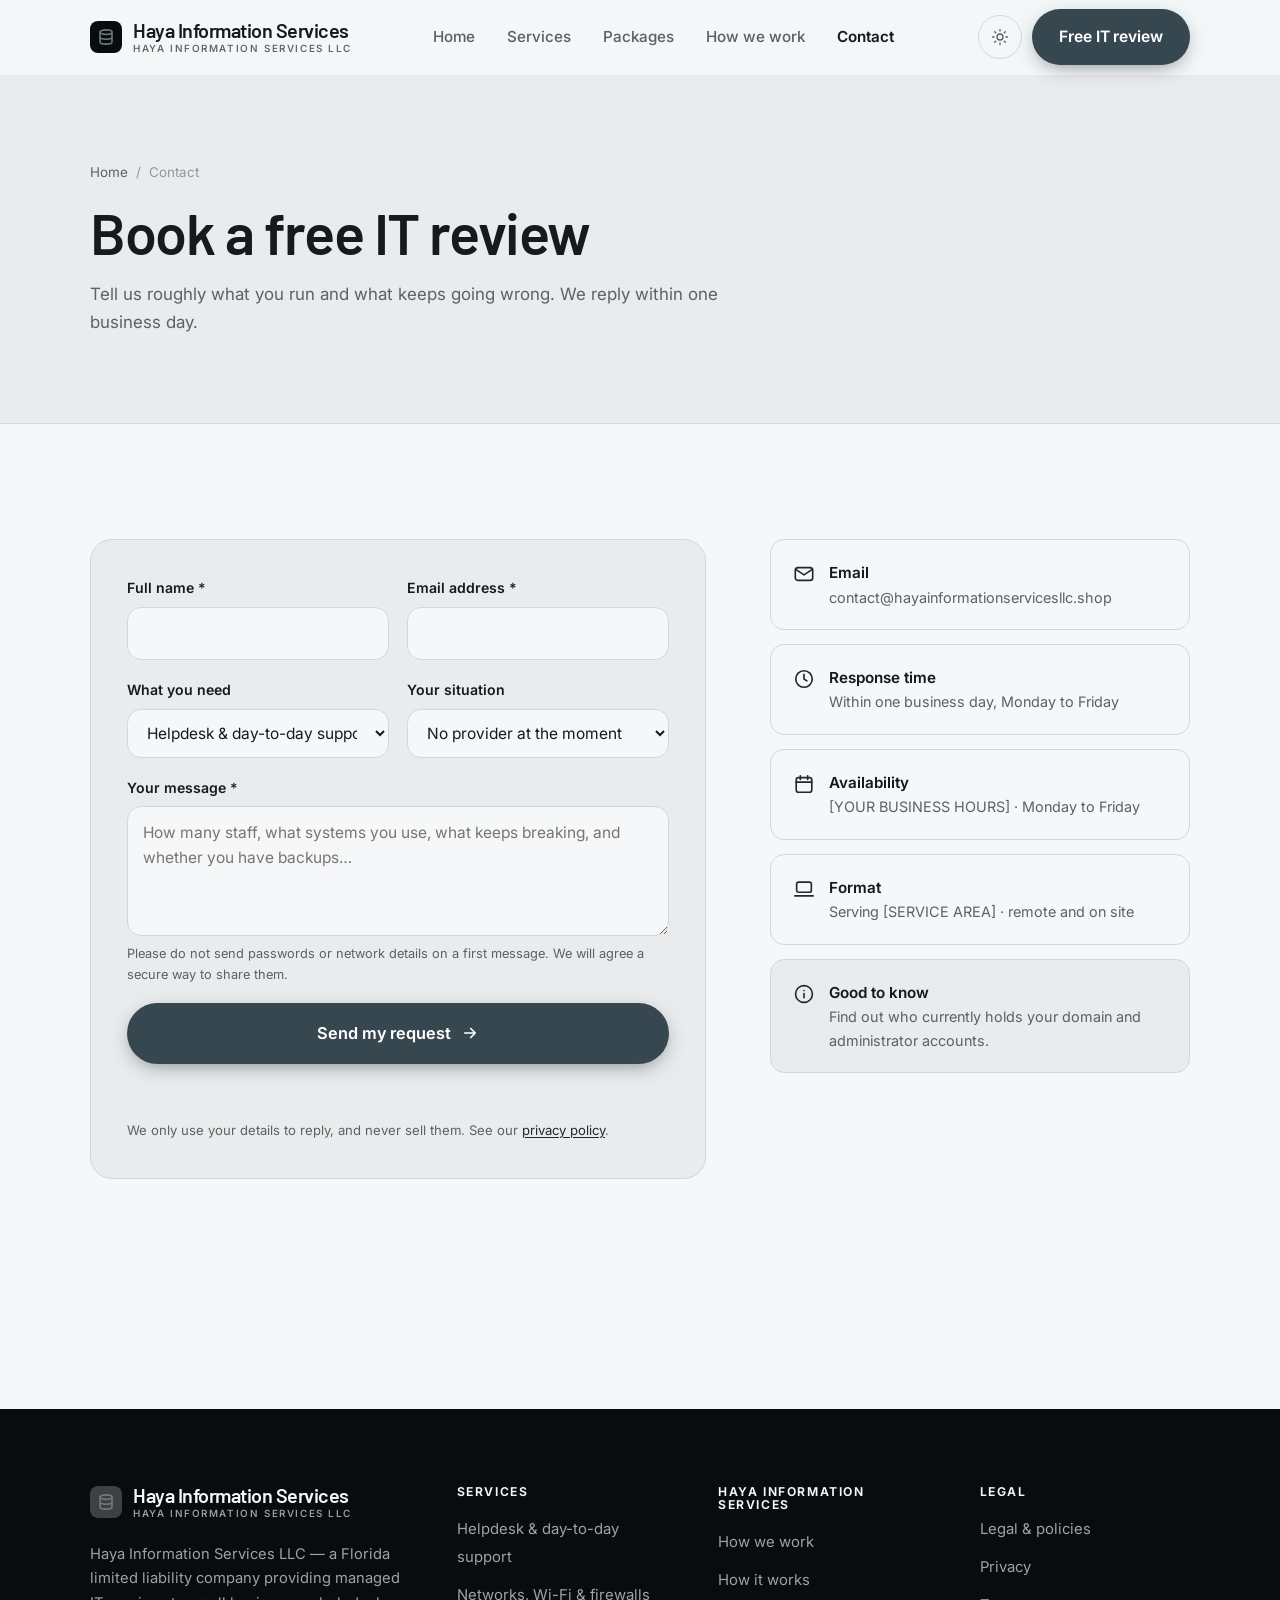
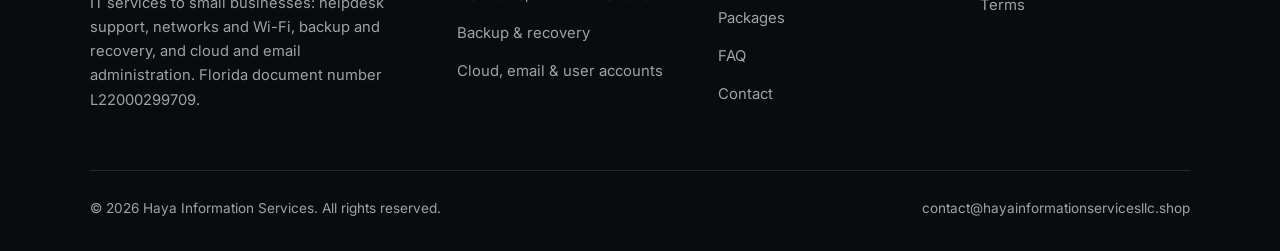
<file: contact.html>
<!DOCTYPE html>
<html lang="en" class="no-js">
<head>
<meta charset="utf-8">
<meta name="viewport" content="width=device-width, initial-scale=1">
<title>Contact — Haya Information Services</title>
<meta name="description" content="Contact Haya Information Services LLC. We reply within one business day.">
<link rel="canonical" href="https://hayainformationservicesllc.shop/contact.html">

<meta property="og:type" content="website">
<meta property="og:url" content="https://hayainformationservicesllc.shop/contact.html">
<meta property="og:site_name" content="Haya Information Services">
<meta property="og:locale" content="en_US">
<meta property="og:title" content="Contact — Haya Information Services">
<meta property="og:description" content="Contact Haya Information Services LLC. We reply within one business day.">
<meta name="theme-color" content="#080c0e">

<link rel="icon" href="assets/img/favicon.svg" type="image/svg+xml">
<link rel="preconnect" href="https://fonts.googleapis.com">
<link rel="preconnect" href="https://fonts.gstatic.com" crossorigin>
<link rel="stylesheet" href="https://fonts.googleapis.com/css2?family=Barlow:wght@400;500;600;700&family=Inter:wght@400..700&display=swap">
<link rel="stylesheet" href="assets/css/style.css">

<!-- Thème appliqué avant le premier rendu (évite le flash) -->
<script>
document.documentElement.classList.remove('no-js');
(function(){try{var t=localStorage.getItem('site-theme');if(t){document.documentElement.setAttribute('data-theme',t);}}catch(e){}})();
</script>
</head>

<body>
<a class="skip-link" href="#main">Skip to main content</a>

<header class="site-header">
  <nav class="wrap nav" aria-label="Main navigation">
    <a class="brand" href="index.html">
      <svg class="brand__mark" viewBox="0 0 64 64" aria-hidden="true">
        <rect class="bm-bg" width="64" height="64" rx="16"/>
        <g class="bm-ic" transform="translate(14 14) scale(1.5)" fill="none" stroke-width="2.1" stroke-linecap="round" stroke-linejoin="round"><ellipse cx="12" cy="5.5" rx="8" ry="3"/><path d="M4 5.5v13c0 1.7 3.6 3 8 3s8-1.3 8-3v-13M4 12c0 1.7 3.6 3 8 3s8-1.3 8-3"/></g>
      </svg>
      <span>Haya Information Services<span class="brand__sub">Haya Information Services LLC</span></span>
    </a>

    <ul class="nav__links" id="nav-links">
      <li><a href="index.html">Home</a></li>
      <li><a href="programs.html">Services</a></li>
      <li><a href="index.html#pricing">Packages</a></li>
      <li><a href="about.html">How we work</a></li>
      <li><a href="contact.html" aria-current="page">Contact</a></li>
      <li><a class="btn btn--primary" href="contact.html">Free IT review</a></li>
    </ul>

    <div class="nav__cta">
      <button class="theme-toggle" type="button" aria-label="Switch to dark theme">
        <svg class="icon-sun" viewBox="0 0 24 24" fill="none" stroke="currentColor" stroke-width="1.8" stroke-linecap="round" aria-hidden="true"><circle cx="12" cy="12" r="4"/><path d="M12 2v2m0 16v2M2 12h2m16 0h2M4.9 4.9l1.4 1.4m11.4 11.4 1.4 1.4M19.1 4.9l-1.4 1.4M6.3 17.7l-1.4 1.4"/></svg>
        <svg class="icon-moon" viewBox="0 0 24 24" fill="none" stroke="currentColor" stroke-width="1.8" stroke-linecap="round" stroke-linejoin="round" aria-hidden="true"><path d="M21 12.8A9 9 0 1 1 11.2 3a7 7 0 0 0 9.8 9.8z"/></svg>
      </button>
      <a class="btn btn--primary" href="contact.html">Free IT review</a>
      <button class="nav__toggle" type="button" aria-expanded="false" aria-controls="nav-links" aria-label="Open menu">
        <svg class="icon-open" viewBox="0 0 24 24" fill="none" stroke="currentColor" stroke-width="2" stroke-linecap="round" aria-hidden="true"><path d="M3 6h18M3 12h18M3 18h18"/></svg>
        <svg class="icon-close" viewBox="0 0 24 24" fill="none" stroke="currentColor" stroke-width="2" stroke-linecap="round" aria-hidden="true"><path d="M6 6l12 12M18 6L6 18"/></svg>
      </button>
    </div>
  </nav>
</header>

<main id="main">

<section class="page-head">
  <div class="wrap">
    <nav class="breadcrumb" aria-label="Breadcrumb">
      <a href="index.html">Home</a><span>/</span><span aria-current="page">Contact</span>
    </nav>
    <h1>Book a free IT review</h1>
    <p>Tell us roughly what you run and what keeps going wrong. We reply within one business day.</p>
  </div>
</section>

<section class="section wrap">
  <div class="form-layout">

    <!--
      FORM: the action attribute holds a placeholder id. Create a free form at
      https://formspree.io and replace VOTRE_ID_FORMSPREE. Until then, the button
      opens the visitor's email app with a pre-filled message to contact@hayainformationservicesllc.shop.
    -->
    <form class="form" id="contact-form" action="https://formspree.io/f/VOTRE_ID_FORMSPREE" method="POST"
          data-email="contact@hayainformationservicesllc.shop" data-subject="IT review request"
          data-msg-mail="Your email app will open with the message ready to send." data-msg-sending="Sending…"
          data-msg-ok="Thanks! Your message is on its way. We reply within one business day." data-msg-err="Sending failed. Please email us directly at">
      <div class="form__row">
        <div class="field">
          <label for="nom">Full name <span class="req" aria-hidden="true">*</span></label>
          <input type="text" id="nom" name="nom" autocomplete="name" required>
        </div>
        <div class="field">
          <label for="email">Email address <span class="req" aria-hidden="true">*</span></label>
          <input type="email" id="email" name="email" autocomplete="email" required>
        </div>
      </div>

      <div class="form__row">
        <div class="field">
          <label for="programme">What you need</label>
          <select id="programme" name="programme">
            <option>Helpdesk &amp; day-to-day support</option>
            <option>Networks, Wi-Fi &amp; firewalls</option>
            <option>Backup &amp; recovery</option>
            <option>Cloud, email &amp; user accounts</option>
            <option>Not sure yet</option>
          </select>
        </div>
        <div class="field">
          <label for="niveau">Your situation</label>
          <select id="niveau" name="niveau">
            <option>No provider at the moment</option>
            <option>Changing provider</option>
            <option>A specific project</option>
            <option>Worried about backups</option>
          </select>
        </div>
      </div>

      <div class="field">
        <label for="message">Your message <span class="req" aria-hidden="true">*</span></label>
        <textarea id="message" name="message" required placeholder="How many staff, what systems you use, what keeps breaking, and whether you have backups…"></textarea>
        <span class="field__hint">Please do not send passwords or network details on a first message. We will agree a secure way to share them.</span>
      </div>

      <!-- Bot trap: hidden from humans -->
      <div class="visually-hidden" aria-hidden="true">
        <label for="site-web">Leave this field empty</label>
        <input type="text" id="site-web" name="_gotcha" tabindex="-1" autocomplete="off">
      </div>

      <button class="btn btn--primary btn--lg" type="submit">Send my request <svg viewBox="0 0 24 24" fill="none" stroke="currentColor" stroke-width="2.2" stroke-linecap="round" stroke-linejoin="round" aria-hidden="true"><path d="M5 12h14M13 6l6 6-6 6"/></svg></button>

      <p id="form-status" class="form__status" role="status" aria-live="polite"></p>

      <p class="form__note">
        We only use your details to reply, and never sell them. See our <a href="legal.html#privacy">privacy policy</a>.
      </p>
    </form>

    <aside class="contact-aside">
      <div class="contact-card">
        <svg viewBox="0 0 24 24" fill="none" stroke="currentColor" stroke-width="1.8" stroke-linecap="round" stroke-linejoin="round" aria-hidden="true"><rect x="2.5" y="5" width="19" height="14" rx="3"/><path d="M3 7l9 6 9-6"/></svg>
        <div><b>Email</b><a href="mailto:contact@hayainformationservicesllc.shop">contact@hayainformationservicesllc.shop</a></div>
      </div>
      <div class="contact-card">
        <svg viewBox="0 0 24 24" fill="none" stroke="currentColor" stroke-width="1.8" stroke-linecap="round" stroke-linejoin="round" aria-hidden="true"><circle cx="12" cy="12" r="9"/><path d="M12 7v5l3.2 2"/></svg>
        <div><b>Response time</b><span>Within one business day, Monday to Friday</span></div>
      </div>
      <div class="contact-card">
        <svg viewBox="0 0 24 24" fill="none" stroke="currentColor" stroke-width="1.8" stroke-linecap="round" stroke-linejoin="round" aria-hidden="true"><rect x="3.5" y="5" width="17" height="16" rx="2.5"/><path d="M8 3v4M16 3v4M3.5 10h17"/></svg>
        <div><b>Availability</b><span>[YOUR BUSINESS HOURS] · Monday to Friday</span></div>
      </div>
      <div class="contact-card">
        <svg viewBox="0 0 24 24" fill="none" stroke="currentColor" stroke-width="1.8" stroke-linecap="round" stroke-linejoin="round" aria-hidden="true"><rect x="4" y="4.5" width="16" height="11" rx="2"/><path d="M2 19.5h20"/></svg>
        <div><b>Format</b><span>Serving [SERVICE AREA] · remote and on site</span></div>
      </div>
      <div class="contact-card contact-card--soft">
        <svg viewBox="0 0 24 24" fill="none" stroke="currentColor" stroke-width="1.8" stroke-linecap="round" stroke-linejoin="round" aria-hidden="true"><circle cx="12" cy="12" r="9.2"/><path d="M12 16v-4.5M12 8.2v.1"/></svg>
        <div><b>Good to know</b><span>Find out who currently holds your domain and administrator accounts.</span></div>
      </div>
    </aside>

  </div>
</section>

</main>

<footer class="site-footer">
  <div class="wrap">
    <div class="footer__grid">
      <div class="footer__brand">
        <a class="brand" href="index.html">
          <svg class="brand__mark" viewBox="0 0 64 64" aria-hidden="true">
        <rect class="bm-bg" width="64" height="64" rx="16"/>
        <g class="bm-ic" transform="translate(14 14) scale(1.5)" fill="none" stroke-width="2.1" stroke-linecap="round" stroke-linejoin="round"><ellipse cx="12" cy="5.5" rx="8" ry="3"/><path d="M4 5.5v13c0 1.7 3.6 3 8 3s8-1.3 8-3v-13M4 12c0 1.7 3.6 3 8 3s8-1.3 8-3"/></g>
      </svg>
          <span>Haya Information Services<span class="brand__sub">Haya Information Services LLC</span></span>
        </a>
        <p>Haya Information Services LLC — a Florida limited liability company providing managed IT services to small businesses: helpdesk support, networks and Wi-Fi, backup and recovery, and cloud and email administration. Florida document number L22000299709.</p>
      </div>

      <div class="footer__col">
        <h4>Services</h4>
        <ul>
          <li><a href="programs.html#helpdesk">Helpdesk &amp; day-to-day support</a></li>
          <li><a href="programs.html#network">Networks, Wi-Fi &amp; firewalls</a></li>
          <li><a href="programs.html#backup">Backup &amp; recovery</a></li>
          <li><a href="programs.html#cloud">Cloud, email &amp; user accounts</a></li>
        </ul>
      </div>

      <div class="footer__col">
        <h4>Haya Information Services</h4>
        <ul>
          <li><a href="about.html">How we work</a></li>
          <li><a href="index.html#how-it-works">How it works</a></li>
          <li><a href="index.html#pricing">Packages</a></li>
          <li><a href="index.html#faq">FAQ</a></li>
          <li><a href="contact.html">Contact</a></li>
        </ul>
      </div>

      <div class="footer__col">
        <h4>Legal</h4>
        <ul>
          <li><a href="legal.html">Legal &amp; policies</a></li>
          <li><a href="legal.html#privacy">Privacy</a></li>
          <li><a href="legal.html#terms">Terms</a></li>
        </ul>
      </div>
    </div>

    <div class="footer__bottom">
      <p>© <span data-year>2026</span> Haya Information Services. All rights reserved.</p>
      <p><a href="mailto:contact@hayainformationservicesllc.shop">contact@hayainformationservicesllc.shop</a></p>
    </div>
  </div>
</footer>

<script src="assets/js/main.js" defer></script>
</body>
</html>
</file>
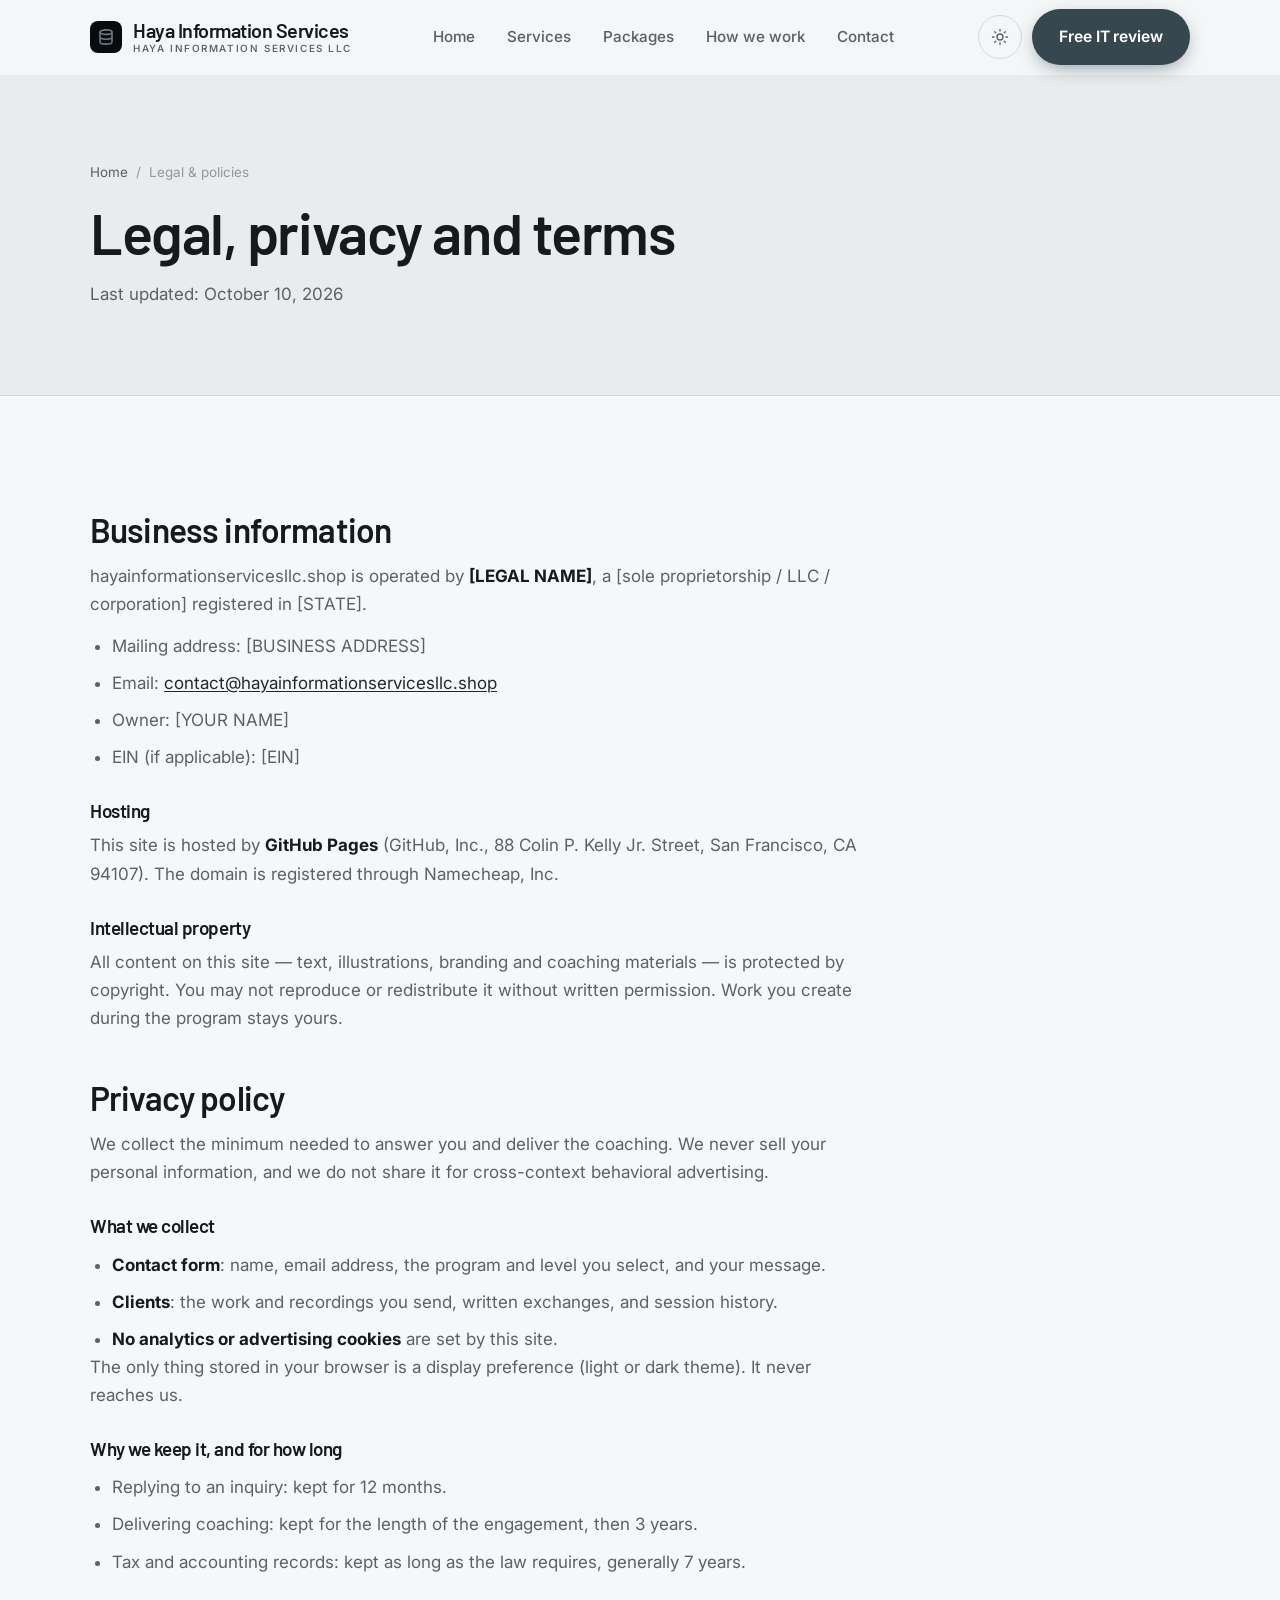
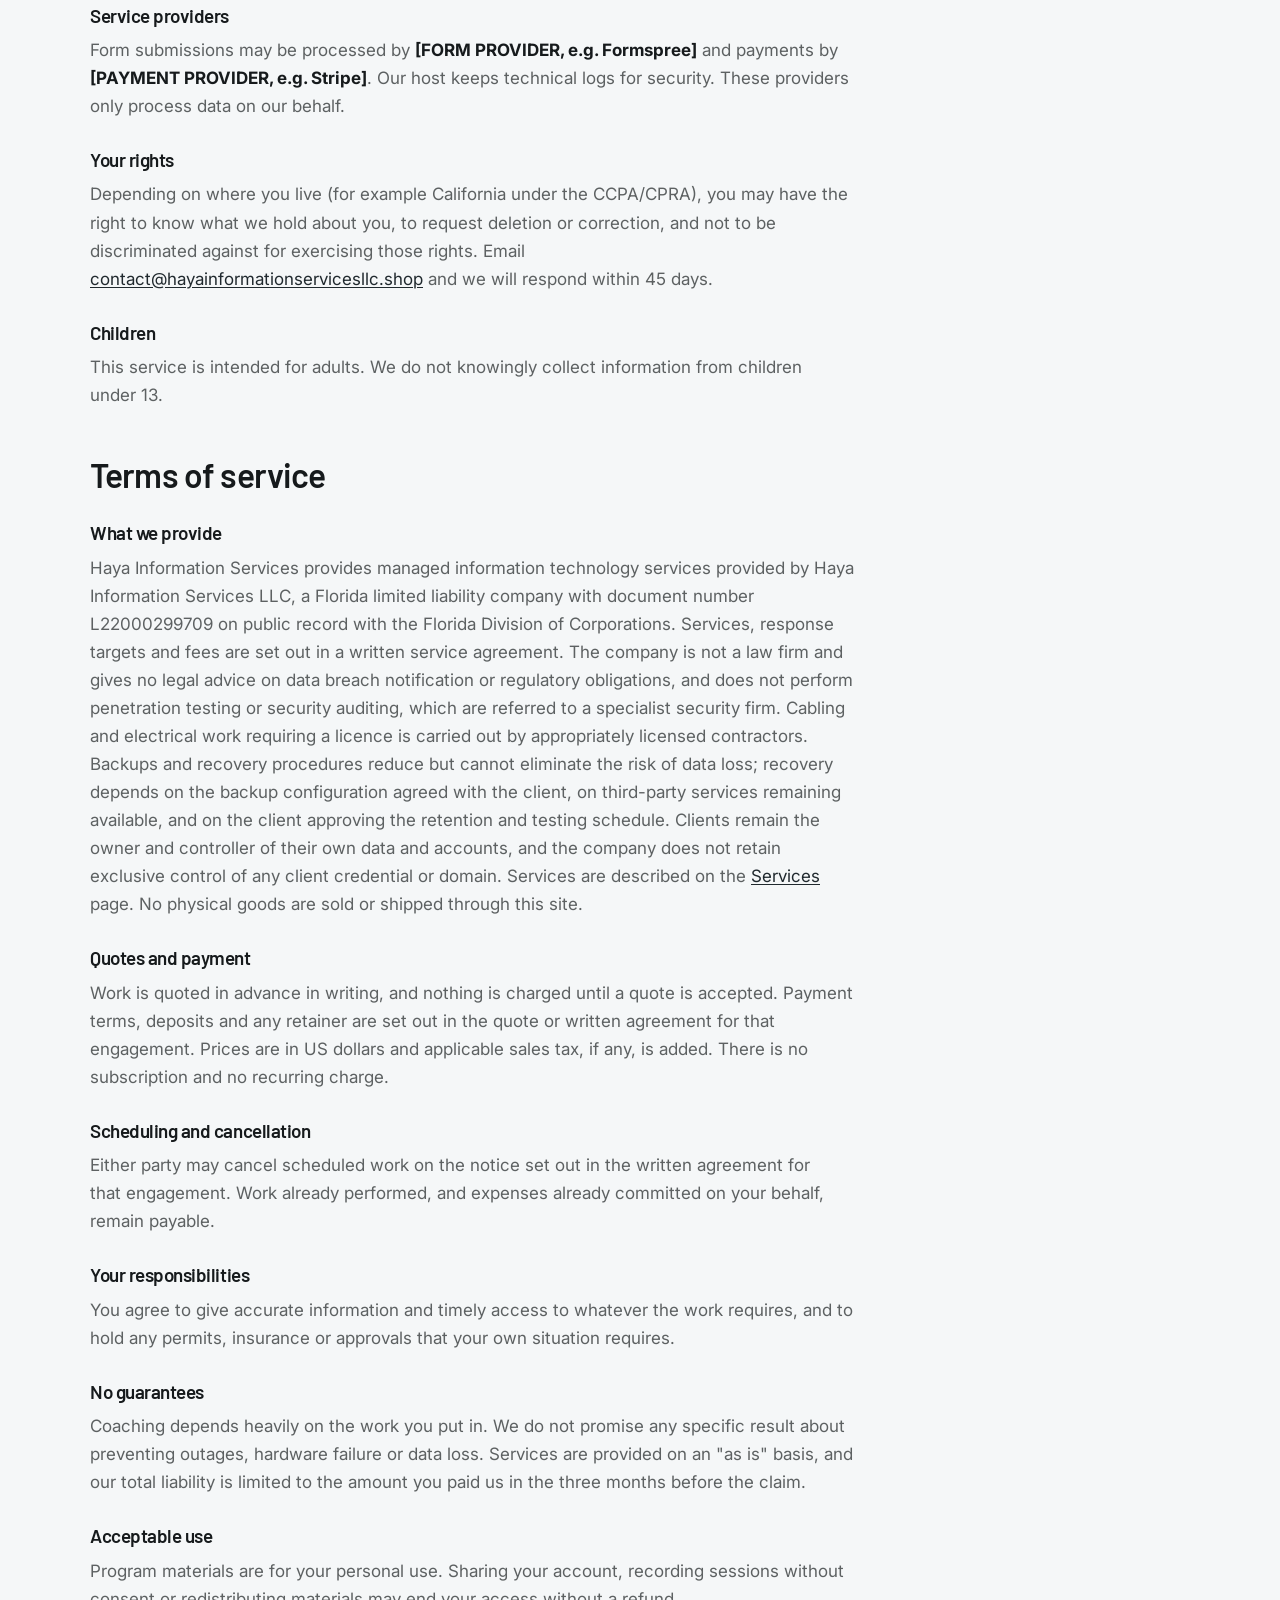
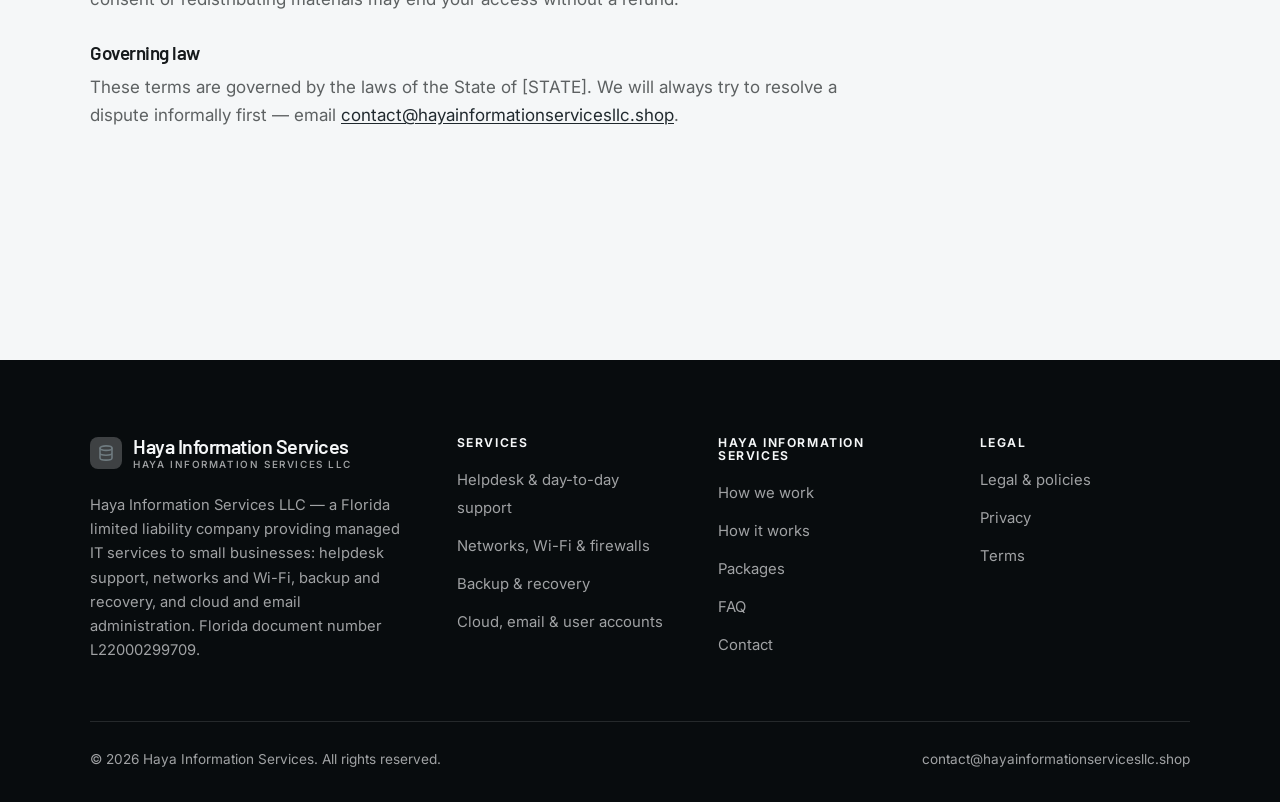
<file: legal.html>
<!DOCTYPE html>
<html lang="en" class="no-js">
<head>
<meta charset="utf-8">
<meta name="viewport" content="width=device-width, initial-scale=1">
<title>Legal, privacy and terms — Haya Information Services</title>
<meta name="description" content="Business information, privacy policy and terms of service for Haya Information Services.">
<meta name="robots" content="noindex">

<meta property="og:type" content="website">
<meta property="og:url" content="https://hayainformationservicesllc.shop/legal.html">
<meta property="og:site_name" content="Haya Information Services">
<meta property="og:locale" content="en_US">
<meta property="og:title" content="Legal, privacy and terms — Haya Information Services">
<meta property="og:description" content="Business information, privacy policy and terms of service for Haya Information Services.">
<meta name="theme-color" content="#080c0e">

<link rel="icon" href="assets/img/favicon.svg" type="image/svg+xml">
<link rel="preconnect" href="https://fonts.googleapis.com">
<link rel="preconnect" href="https://fonts.gstatic.com" crossorigin>
<link rel="stylesheet" href="https://fonts.googleapis.com/css2?family=Barlow:wght@400;500;600;700&family=Inter:wght@400..700&display=swap">
<link rel="stylesheet" href="assets/css/style.css">

<!-- Thème appliqué avant le premier rendu (évite le flash) -->
<script>
document.documentElement.classList.remove('no-js');
(function(){try{var t=localStorage.getItem('site-theme');if(t){document.documentElement.setAttribute('data-theme',t);}}catch(e){}})();
</script>
</head>

<body>
<a class="skip-link" href="#main">Skip to main content</a>

<header class="site-header">
  <nav class="wrap nav" aria-label="Main navigation">
    <a class="brand" href="index.html">
      <svg class="brand__mark" viewBox="0 0 64 64" aria-hidden="true">
        <rect class="bm-bg" width="64" height="64" rx="16"/>
        <g class="bm-ic" transform="translate(14 14) scale(1.5)" fill="none" stroke-width="2.1" stroke-linecap="round" stroke-linejoin="round"><ellipse cx="12" cy="5.5" rx="8" ry="3"/><path d="M4 5.5v13c0 1.7 3.6 3 8 3s8-1.3 8-3v-13M4 12c0 1.7 3.6 3 8 3s8-1.3 8-3"/></g>
      </svg>
      <span>Haya Information Services<span class="brand__sub">Haya Information Services LLC</span></span>
    </a>

    <ul class="nav__links" id="nav-links">
      <li><a href="index.html">Home</a></li>
      <li><a href="programs.html">Services</a></li>
      <li><a href="index.html#pricing">Packages</a></li>
      <li><a href="about.html">How we work</a></li>
      <li><a href="contact.html">Contact</a></li>
      <li><a class="btn btn--primary" href="contact.html">Free IT review</a></li>
    </ul>

    <div class="nav__cta">
      <button class="theme-toggle" type="button" aria-label="Switch to dark theme">
        <svg class="icon-sun" viewBox="0 0 24 24" fill="none" stroke="currentColor" stroke-width="1.8" stroke-linecap="round" aria-hidden="true"><circle cx="12" cy="12" r="4"/><path d="M12 2v2m0 16v2M2 12h2m16 0h2M4.9 4.9l1.4 1.4m11.4 11.4 1.4 1.4M19.1 4.9l-1.4 1.4M6.3 17.7l-1.4 1.4"/></svg>
        <svg class="icon-moon" viewBox="0 0 24 24" fill="none" stroke="currentColor" stroke-width="1.8" stroke-linecap="round" stroke-linejoin="round" aria-hidden="true"><path d="M21 12.8A9 9 0 1 1 11.2 3a7 7 0 0 0 9.8 9.8z"/></svg>
      </button>
      <a class="btn btn--primary" href="contact.html">Free IT review</a>
      <button class="nav__toggle" type="button" aria-expanded="false" aria-controls="nav-links" aria-label="Open menu">
        <svg class="icon-open" viewBox="0 0 24 24" fill="none" stroke="currentColor" stroke-width="2" stroke-linecap="round" aria-hidden="true"><path d="M3 6h18M3 12h18M3 18h18"/></svg>
        <svg class="icon-close" viewBox="0 0 24 24" fill="none" stroke="currentColor" stroke-width="2" stroke-linecap="round" aria-hidden="true"><path d="M6 6l12 12M18 6L6 18"/></svg>
      </button>
    </div>
  </nav>
</header>

<main id="main">

<section class="page-head">
  <div class="wrap">
    <nav class="breadcrumb" aria-label="Breadcrumb">
      <a href="index.html">Home</a><span>/</span><span aria-current="page">Legal &amp; policies</span>
    </nav>
    <h1>Legal, privacy and terms</h1>
    <p>Last updated: <time datetime="2026-10-10">October 10, 2026</time></p>
  </div>
</section>

<section class="section wrap">
  <div class="prose">

    <!--
      TO DO: this is a skeleton, not legal advice. Replace every [BRACKET] with
      your real details before selling, and have a lawyer review it if you can.
      Consumer protection rules differ by state.
    -->

    <h2 id="business">Business information</h2>
    <p>
      hayainformationservicesllc.shop is operated by <strong>[LEGAL NAME]</strong>, a [sole proprietorship / LLC / corporation]
      registered in [STATE].
    </p>
    <ul>
      <li>Mailing address: [BUSINESS ADDRESS]</li>
      <li>Email: <a href="mailto:contact@hayainformationservicesllc.shop">contact@hayainformationservicesllc.shop</a></li>
      <li>Owner: [YOUR NAME]</li>
      <li>EIN (if applicable): [EIN]</li>
    </ul>

    <h3>Hosting</h3>
    <p>
      This site is hosted by <strong>GitHub Pages</strong> (GitHub, Inc., 88 Colin P. Kelly Jr. Street,
      San Francisco, CA 94107). The domain is registered through Namecheap, Inc.
    </p>

    <h3>Intellectual property</h3>
    <p>
      All content on this site — text, illustrations, branding and coaching materials — is protected by
      copyright. You may not reproduce or redistribute it without written permission. Work you create during
      the program stays yours.
    </p>

    <h2 id="privacy">Privacy policy</h2>
    <p>
      We collect the minimum needed to answer you and deliver the coaching. We never sell your personal
      information, and we do not share it for cross-context behavioral advertising.
    </p>
    <h3>What we collect</h3>
    <ul>
      <li><strong>Contact form</strong>: name, email address, the program and level you select, and your message.</li>
      <li><strong>Clients</strong>: the work and recordings you send, written exchanges, and session history.</li>
      <li><strong>No analytics or advertising cookies</strong> are set by this site.</li>
    </ul>
    <p>
      The only thing stored in your browser is a display preference (light or dark theme). It never reaches us.
    </p>
    <h3>Why we keep it, and for how long</h3>
    <ul>
      <li>Replying to an inquiry: kept for 12 months.</li>
      <li>Delivering coaching: kept for the length of the engagement, then 3 years.</li>
      <li>Tax and accounting records: kept as long as the law requires, generally 7 years.</li>
    </ul>
    <h3>Service providers</h3>
    <p>
      Form submissions may be processed by <strong>[FORM PROVIDER, e.g. Formspree]</strong> and payments by
      <strong>[PAYMENT PROVIDER, e.g. Stripe]</strong>. Our host keeps technical logs for security. These
      providers only process data on our behalf.
    </p>
    <h3>Your rights</h3>
    <p>
      Depending on where you live (for example California under the CCPA/CPRA), you may have the right to
      know what we hold about you, to request deletion or correction, and not to be discriminated against for
      exercising those rights. Email <a href="mailto:contact@hayainformationservicesllc.shop">contact@hayainformationservicesllc.shop</a> and we will respond within 45 days.
    </p>
    <h3>Children</h3>
    <p>
      This service is intended for adults. We do not knowingly collect information from children under 13.
    </p>

    <h2 id="terms">Terms of service</h2>
    <h3>What we provide</h3>
    <p>
      Haya Information Services provides managed information technology services provided by Haya Information Services LLC, a Florida limited liability company with document number L22000299709 on public record with the Florida Division of Corporations. Services, response targets and fees are set out in a written service agreement. The company is not a law firm and gives no legal advice on data breach notification or regulatory obligations, and does not perform penetration testing or security auditing, which are referred to a specialist security firm. Cabling and electrical work requiring a licence is carried out by appropriately licensed contractors. Backups and recovery procedures reduce but cannot eliminate the risk of data loss; recovery depends on the backup configuration agreed with the client, on third-party services remaining available, and on the client approving the retention and testing schedule. Clients remain the owner and controller of their own data and accounts, and the company does not retain exclusive control of any client credential or domain. Services are described on the
      <a href="programs.html">Services</a> page. No physical goods are sold or shipped through this site.
    </p>
    <h3>Quotes and payment</h3>
    <p>
      Work is quoted in advance in writing, and nothing is charged until a quote is accepted. Payment terms,
      deposits and any retainer are set out in the quote or written agreement for that engagement. Prices are in
      US dollars and applicable sales tax, if any, is added. There is no subscription and no recurring charge.
    </p>
    <h3>Scheduling and cancellation</h3>
    <p>
      Either party may cancel scheduled work on the notice set out in the written agreement for that engagement.
      Work already performed, and expenses already committed on your behalf, remain payable.
    </p>
    <h3>Your responsibilities</h3>
    <p>
      You agree to give accurate information and timely access to whatever the work requires, and to hold any
      permits, insurance or approvals that your own situation requires.
    </p>

    <h3>No guarantees</h3>
    <p>
      Coaching depends heavily on the work you put in. We do not promise any specific result
      about preventing outages, hardware failure or data loss. Services are provided on an "as is" basis, and our total
      liability is limited to the amount you paid us in the three months before the claim.
    </p>
    <h3>Acceptable use</h3>
    <p>
      Program materials are for your personal use. Sharing your account, recording sessions without consent
      or redistributing materials may end your access without a refund.
    </p>
    <h3>Governing law</h3>
    <p>
      These terms are governed by the laws of the State of [STATE]. We will always try to resolve a dispute
      informally first — email <a href="mailto:contact@hayainformationservicesllc.shop">contact@hayainformationservicesllc.shop</a>.
    </p>

  </div>
</section>

</main>

<footer class="site-footer">
  <div class="wrap">
    <div class="footer__grid">
      <div class="footer__brand">
        <a class="brand" href="index.html">
          <svg class="brand__mark" viewBox="0 0 64 64" aria-hidden="true">
        <rect class="bm-bg" width="64" height="64" rx="16"/>
        <g class="bm-ic" transform="translate(14 14) scale(1.5)" fill="none" stroke-width="2.1" stroke-linecap="round" stroke-linejoin="round"><ellipse cx="12" cy="5.5" rx="8" ry="3"/><path d="M4 5.5v13c0 1.7 3.6 3 8 3s8-1.3 8-3v-13M4 12c0 1.7 3.6 3 8 3s8-1.3 8-3"/></g>
      </svg>
          <span>Haya Information Services<span class="brand__sub">Haya Information Services LLC</span></span>
        </a>
        <p>Haya Information Services LLC — a Florida limited liability company providing managed IT services to small businesses: helpdesk support, networks and Wi-Fi, backup and recovery, and cloud and email administration. Florida document number L22000299709.</p>
      </div>

      <div class="footer__col">
        <h4>Services</h4>
        <ul>
          <li><a href="programs.html#helpdesk">Helpdesk &amp; day-to-day support</a></li>
          <li><a href="programs.html#network">Networks, Wi-Fi &amp; firewalls</a></li>
          <li><a href="programs.html#backup">Backup &amp; recovery</a></li>
          <li><a href="programs.html#cloud">Cloud, email &amp; user accounts</a></li>
        </ul>
      </div>

      <div class="footer__col">
        <h4>Haya Information Services</h4>
        <ul>
          <li><a href="about.html">How we work</a></li>
          <li><a href="index.html#how-it-works">How it works</a></li>
          <li><a href="index.html#pricing">Packages</a></li>
          <li><a href="index.html#faq">FAQ</a></li>
          <li><a href="contact.html">Contact</a></li>
        </ul>
      </div>

      <div class="footer__col">
        <h4>Legal</h4>
        <ul>
          <li><a href="legal.html">Legal &amp; policies</a></li>
          <li><a href="legal.html#privacy">Privacy</a></li>
          <li><a href="legal.html#terms">Terms</a></li>
        </ul>
      </div>
    </div>

    <div class="footer__bottom">
      <p>© <span data-year>2026</span> Haya Information Services. All rights reserved.</p>
      <p><a href="mailto:contact@hayainformationservicesllc.shop">contact@hayainformationservicesllc.shop</a></p>
    </div>
  </div>
</footer>

<script src="assets/js/main.js" defer></script>
</body>
</html>
</file>
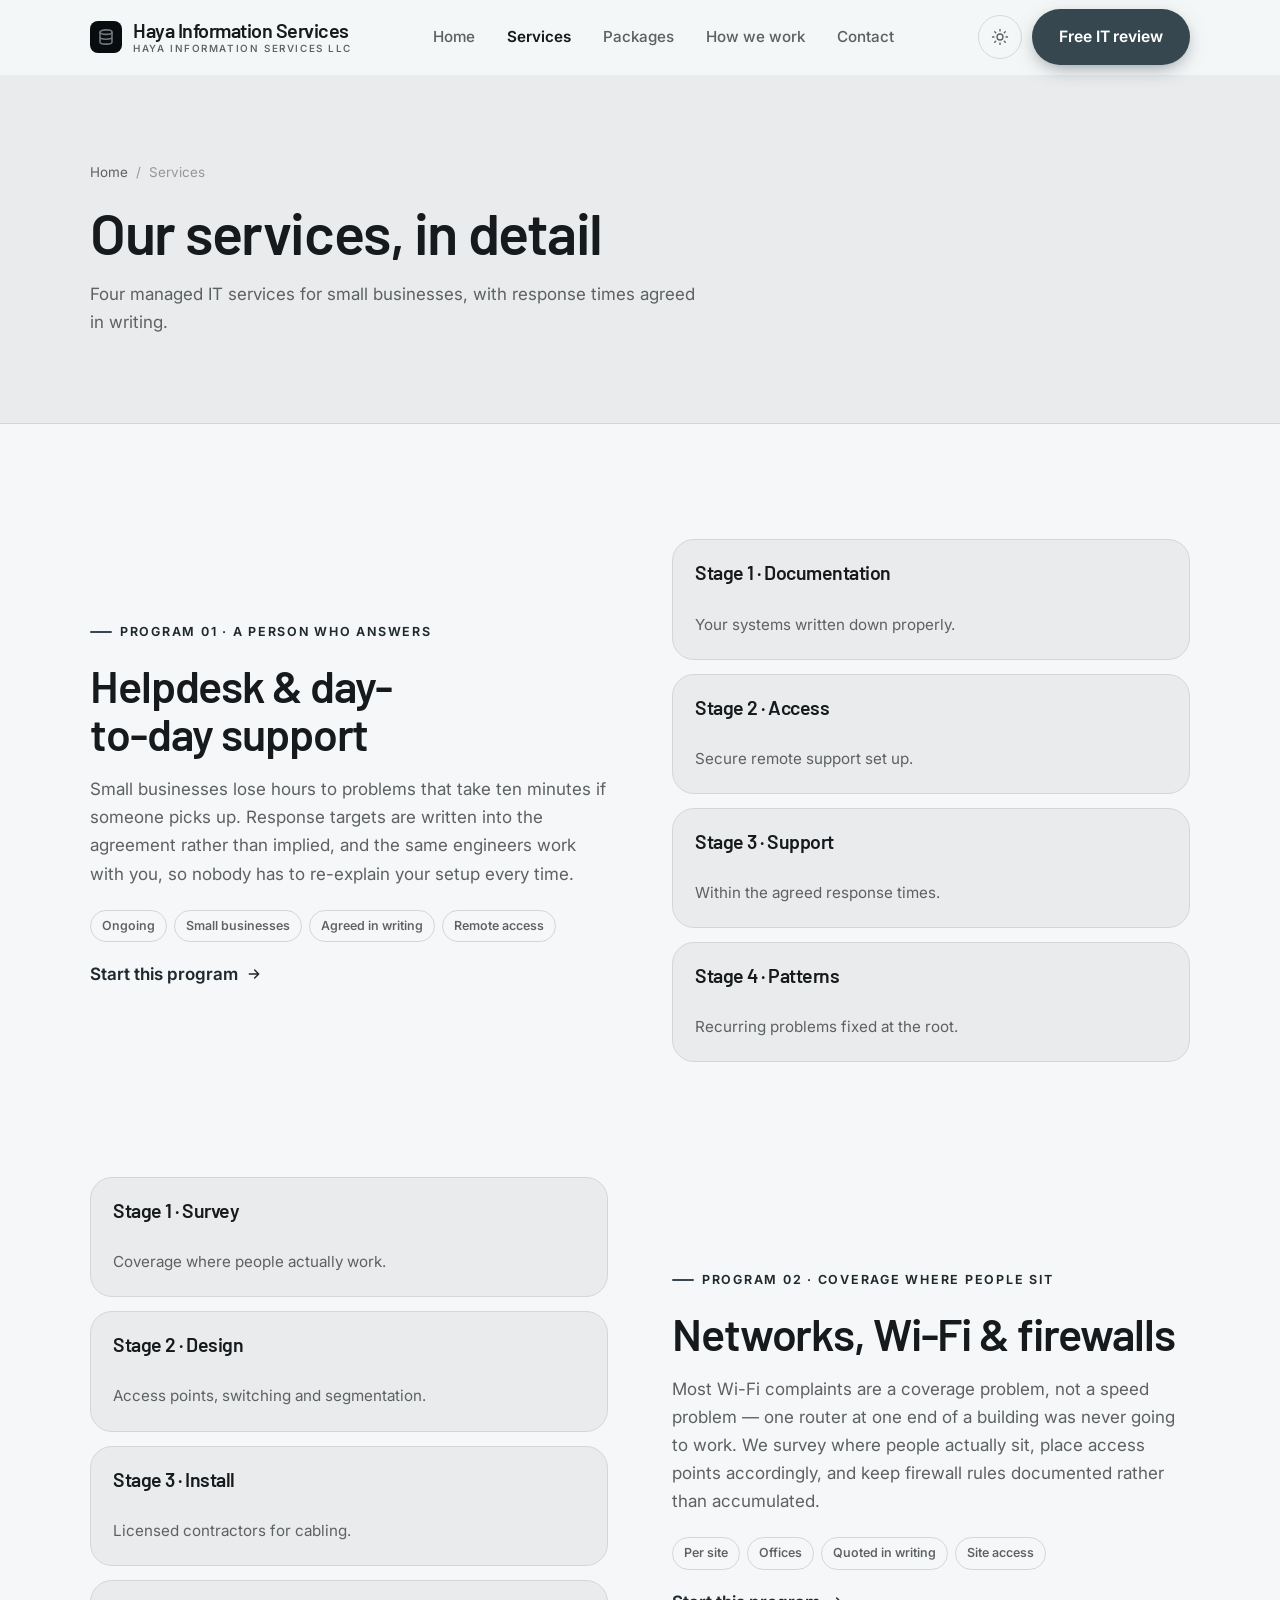
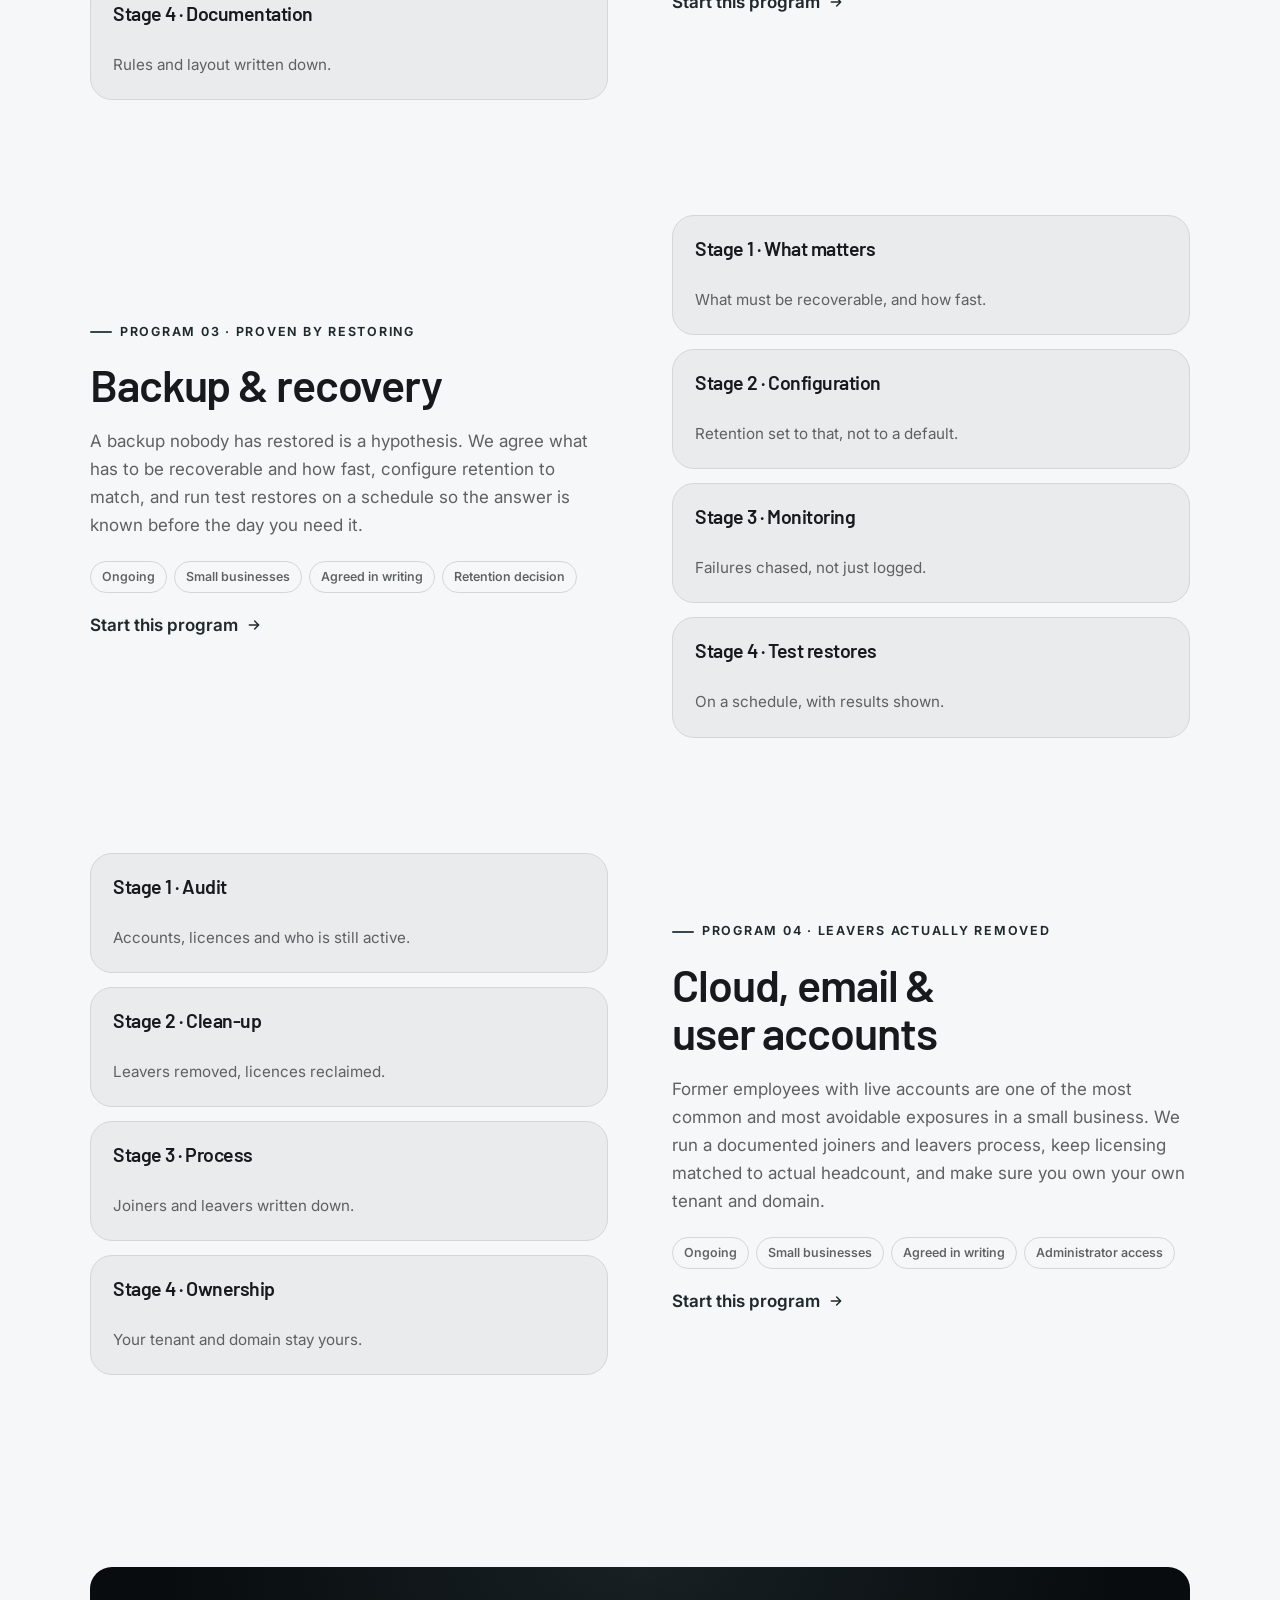
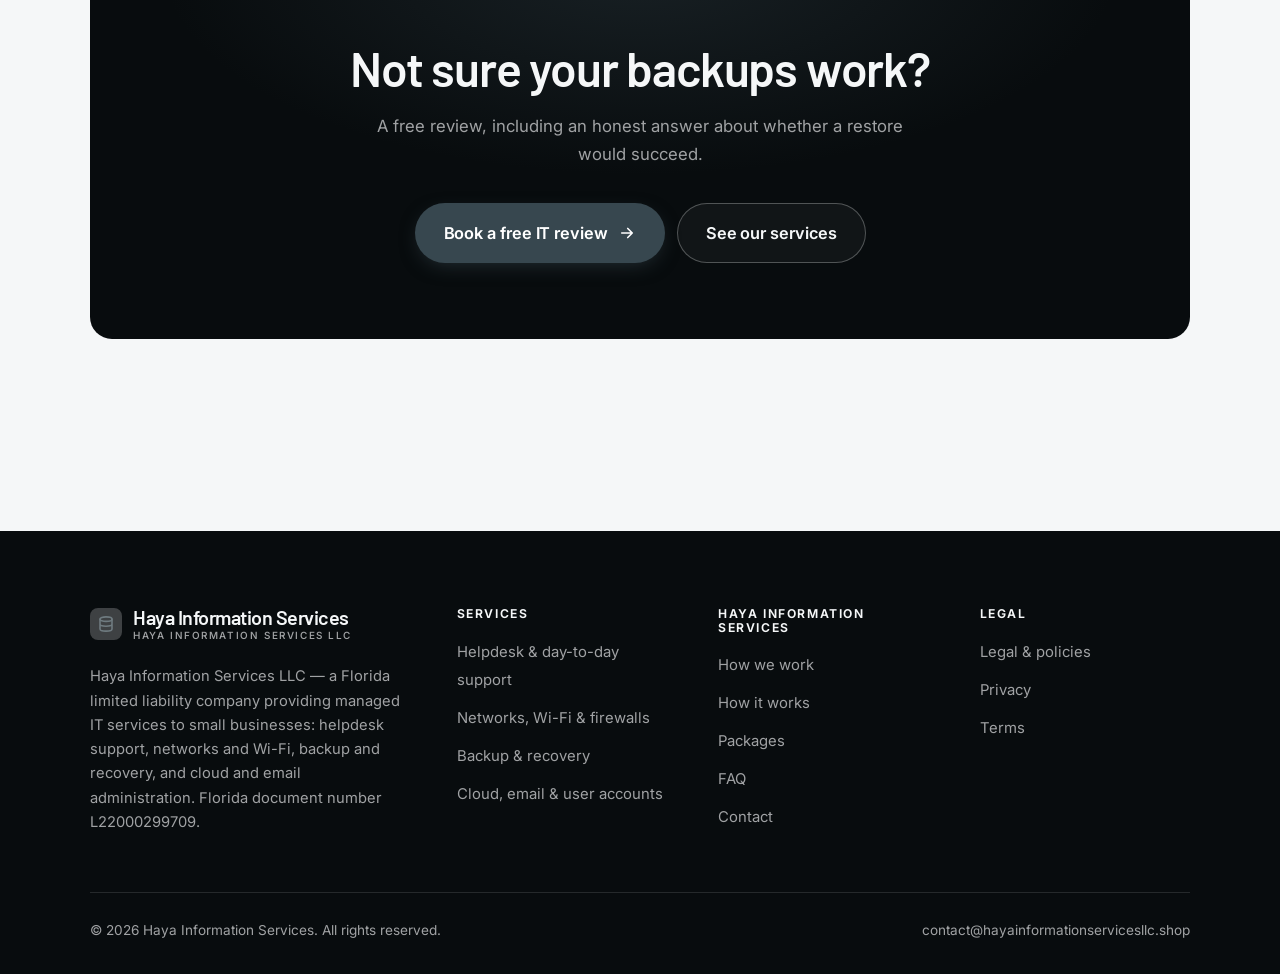
<file: programs.html>
<!DOCTYPE html>
<html lang="en" class="no-js">
<head>
<meta charset="utf-8">
<meta name="viewport" content="width=device-width, initial-scale=1">
<title>Services — Haya Information Services</title>
<meta name="description" content="Services of Haya Information Services LLC: helpdesk support, networks and Wi-Fi, backup and recovery, and cloud, email and user accounts.">
<link rel="canonical" href="https://hayainformationservicesllc.shop/programs.html">

<meta property="og:type" content="website">
<meta property="og:url" content="https://hayainformationservicesllc.shop/programs.html">
<meta property="og:site_name" content="Haya Information Services">
<meta property="og:locale" content="en_US">
<meta property="og:title" content="Services — Haya Information Services">
<meta property="og:description" content="Services of Haya Information Services LLC: helpdesk support, networks and Wi-Fi, backup and recovery, and cloud, email and user accounts.">
<meta name="theme-color" content="#080c0e">

<link rel="icon" href="assets/img/favicon.svg" type="image/svg+xml">
<link rel="preconnect" href="https://fonts.googleapis.com">
<link rel="preconnect" href="https://fonts.gstatic.com" crossorigin>
<link rel="stylesheet" href="https://fonts.googleapis.com/css2?family=Barlow:wght@400;500;600;700&family=Inter:wght@400..700&display=swap">
<link rel="stylesheet" href="assets/css/style.css">

<!-- Thème appliqué avant le premier rendu (évite le flash) -->
<script>
document.documentElement.classList.remove('no-js');
(function(){try{var t=localStorage.getItem('site-theme');if(t){document.documentElement.setAttribute('data-theme',t);}}catch(e){}})();
</script>
</head>

<body>
<a class="skip-link" href="#main">Skip to main content</a>

<header class="site-header">
  <nav class="wrap nav" aria-label="Main navigation">
    <a class="brand" href="index.html">
      <svg class="brand__mark" viewBox="0 0 64 64" aria-hidden="true">
        <rect class="bm-bg" width="64" height="64" rx="16"/>
        <g class="bm-ic" transform="translate(14 14) scale(1.5)" fill="none" stroke-width="2.1" stroke-linecap="round" stroke-linejoin="round"><ellipse cx="12" cy="5.5" rx="8" ry="3"/><path d="M4 5.5v13c0 1.7 3.6 3 8 3s8-1.3 8-3v-13M4 12c0 1.7 3.6 3 8 3s8-1.3 8-3"/></g>
      </svg>
      <span>Haya Information Services<span class="brand__sub">Haya Information Services LLC</span></span>
    </a>

    <ul class="nav__links" id="nav-links">
      <li><a href="index.html">Home</a></li>
      <li><a href="programs.html" aria-current="page">Services</a></li>
      <li><a href="index.html#pricing">Packages</a></li>
      <li><a href="about.html">How we work</a></li>
      <li><a href="contact.html">Contact</a></li>
      <li><a class="btn btn--primary" href="contact.html">Free IT review</a></li>
    </ul>

    <div class="nav__cta">
      <button class="theme-toggle" type="button" aria-label="Switch to dark theme">
        <svg class="icon-sun" viewBox="0 0 24 24" fill="none" stroke="currentColor" stroke-width="1.8" stroke-linecap="round" aria-hidden="true"><circle cx="12" cy="12" r="4"/><path d="M12 2v2m0 16v2M2 12h2m16 0h2M4.9 4.9l1.4 1.4m11.4 11.4 1.4 1.4M19.1 4.9l-1.4 1.4M6.3 17.7l-1.4 1.4"/></svg>
        <svg class="icon-moon" viewBox="0 0 24 24" fill="none" stroke="currentColor" stroke-width="1.8" stroke-linecap="round" stroke-linejoin="round" aria-hidden="true"><path d="M21 12.8A9 9 0 1 1 11.2 3a7 7 0 0 0 9.8 9.8z"/></svg>
      </button>
      <a class="btn btn--primary" href="contact.html">Free IT review</a>
      <button class="nav__toggle" type="button" aria-expanded="false" aria-controls="nav-links" aria-label="Open menu">
        <svg class="icon-open" viewBox="0 0 24 24" fill="none" stroke="currentColor" stroke-width="2" stroke-linecap="round" aria-hidden="true"><path d="M3 6h18M3 12h18M3 18h18"/></svg>
        <svg class="icon-close" viewBox="0 0 24 24" fill="none" stroke="currentColor" stroke-width="2" stroke-linecap="round" aria-hidden="true"><path d="M6 6l12 12M18 6L6 18"/></svg>
      </button>
    </div>
  </nav>
</header>

<main id="main">

<section class="page-head">
  <div class="wrap">
    <nav class="breadcrumb" aria-label="Breadcrumb">
      <a href="index.html">Home</a><span>/</span><span aria-current="page">Services</span>
    </nav>
    <h1>Our services, in detail</h1>
    <p>Four managed IT services for small businesses, with response times agreed in writing.</p>
  </div>
</section>

<section class="section wrap" id="helpdesk">
  <div class="split reveal">
    <div>
      <span class="eyebrow">Program 01 · A person who answers</span>
      <h2>Helpdesk &amp; day-to-day support</h2>
      <p>Small businesses lose hours to problems that take ten minutes if someone picks up. Response targets are written into the agreement rather than implied, and the same engineers work with you, so nobody has to re-explain your setup every time.</p>
      <ul class="tags"><li>Ongoing</li><li>Small businesses</li><li>Agreed in writing</li><li>Remote access</li></ul>
      <p><a class="arrow-link" href="contact.html">Start this program <svg viewBox="0 0 24 24" fill="none" stroke="currentColor" stroke-width="2.2" stroke-linecap="round" stroke-linejoin="round" aria-hidden="true"><path d="M5 12h14M13 6l6 6-6 6"/></svg></a></p>
    </div>
    <div class="grid grid--2 grid--tight">
      <article class="card card--sm">
        <h3>Stage 1 · Documentation</h3>
        <p>Your systems written down properly.</p>
      </article>
      <article class="card card--sm">
        <h3>Stage 2 · Access</h3>
        <p>Secure remote support set up.</p>
      </article>
      <article class="card card--sm">
        <h3>Stage 3 · Support</h3>
        <p>Within the agreed response times.</p>
      </article>
      <article class="card card--sm">
        <h3>Stage 4 · Patterns</h3>
        <p>Recurring problems fixed at the root.</p>
      </article>
    </div>
  </div>
</section>

<section class="section section--flush wrap" id="network">
  <div class="split reveal">
    <div class="grid grid--2 grid--tight">
      <article class="card card--sm">
        <h3>Stage 1 · Survey</h3>
        <p>Coverage where people actually work.</p>
      </article>
      <article class="card card--sm">
        <h3>Stage 2 · Design</h3>
        <p>Access points, switching and segmentation.</p>
      </article>
      <article class="card card--sm">
        <h3>Stage 3 · Install</h3>
        <p>Licensed contractors for cabling.</p>
      </article>
      <article class="card card--sm">
        <h3>Stage 4 · Documentation</h3>
        <p>Rules and layout written down.</p>
      </article>
    </div>
    <div>
      <span class="eyebrow">Program 02 · Coverage where people sit</span>
      <h2>Networks, Wi-Fi &amp; firewalls</h2>
      <p>Most Wi-Fi complaints are a coverage problem, not a speed problem — one router at one end of a building was never going to work. We survey where people actually sit, place access points accordingly, and keep firewall rules documented rather than accumulated.</p>
      <ul class="tags"><li>Per site</li><li>Offices</li><li>Quoted in writing</li><li>Site access</li></ul>
      <p><a class="arrow-link" href="contact.html">Start this program <svg viewBox="0 0 24 24" fill="none" stroke="currentColor" stroke-width="2.2" stroke-linecap="round" stroke-linejoin="round" aria-hidden="true"><path d="M5 12h14M13 6l6 6-6 6"/></svg></a></p>
    </div>
  </div>
</section>

<section class="section section--flush wrap" id="backup">
  <div class="split reveal">
    <div>
      <span class="eyebrow">Program 03 · Proven by restoring</span>
      <h2>Backup &amp; recovery</h2>
      <p>A backup nobody has restored is a hypothesis. We agree what has to be recoverable and how fast, configure retention to match, and run test restores on a schedule so the answer is known before the day you need it.</p>
      <ul class="tags"><li>Ongoing</li><li>Small businesses</li><li>Agreed in writing</li><li>Retention decision</li></ul>
      <p><a class="arrow-link" href="contact.html">Start this program <svg viewBox="0 0 24 24" fill="none" stroke="currentColor" stroke-width="2.2" stroke-linecap="round" stroke-linejoin="round" aria-hidden="true"><path d="M5 12h14M13 6l6 6-6 6"/></svg></a></p>
    </div>
    <div class="grid grid--2 grid--tight">
      <article class="card card--sm">
        <h3>Stage 1 · What matters</h3>
        <p>What must be recoverable, and how fast.</p>
      </article>
      <article class="card card--sm">
        <h3>Stage 2 · Configuration</h3>
        <p>Retention set to that, not to a default.</p>
      </article>
      <article class="card card--sm">
        <h3>Stage 3 · Monitoring</h3>
        <p>Failures chased, not just logged.</p>
      </article>
      <article class="card card--sm">
        <h3>Stage 4 · Test restores</h3>
        <p>On a schedule, with results shown.</p>
      </article>
    </div>
  </div>
</section>

<section class="section section--flush wrap" id="cloud">
  <div class="split reveal">
    <div class="grid grid--2 grid--tight">
      <article class="card card--sm">
        <h3>Stage 1 · Audit</h3>
        <p>Accounts, licences and who is still active.</p>
      </article>
      <article class="card card--sm">
        <h3>Stage 2 · Clean-up</h3>
        <p>Leavers removed, licences reclaimed.</p>
      </article>
      <article class="card card--sm">
        <h3>Stage 3 · Process</h3>
        <p>Joiners and leavers written down.</p>
      </article>
      <article class="card card--sm">
        <h3>Stage 4 · Ownership</h3>
        <p>Your tenant and domain stay yours.</p>
      </article>
    </div>
    <div>
      <span class="eyebrow">Program 04 · Leavers actually removed</span>
      <h2>Cloud, email &amp; user accounts</h2>
      <p>Former employees with live accounts are one of the most common and most avoidable exposures in a small business. We run a documented joiners and leavers process, keep licensing matched to actual headcount, and make sure you own your own tenant and domain.</p>
      <ul class="tags"><li>Ongoing</li><li>Small businesses</li><li>Agreed in writing</li><li>Administrator access</li></ul>
      <p><a class="arrow-link" href="contact.html">Start this program <svg viewBox="0 0 24 24" fill="none" stroke="currentColor" stroke-width="2.2" stroke-linecap="round" stroke-linejoin="round" aria-hidden="true"><path d="M5 12h14M13 6l6 6-6 6"/></svg></a></p>
    </div>
  </div>
</section>

<section class="wrap section--tight">
  <div class="cta-band reveal">
    <h2>Not sure your backups work?</h2>
    <p>A free review, including an honest answer about whether a restore would succeed.</p>
    <div class="hero__actions">
      <a class="btn btn--primary btn--lg" href="contact.html">Book a free IT review <svg viewBox="0 0 24 24" fill="none" stroke="currentColor" stroke-width="2.2" stroke-linecap="round" stroke-linejoin="round" aria-hidden="true"><path d="M5 12h14M13 6l6 6-6 6"/></svg></a>
      <a class="btn btn--on-dark btn--lg" href="programs.html">See our services</a>
    </div>
  </div>
</section>

</main>

<footer class="site-footer">
  <div class="wrap">
    <div class="footer__grid">
      <div class="footer__brand">
        <a class="brand" href="index.html">
          <svg class="brand__mark" viewBox="0 0 64 64" aria-hidden="true">
        <rect class="bm-bg" width="64" height="64" rx="16"/>
        <g class="bm-ic" transform="translate(14 14) scale(1.5)" fill="none" stroke-width="2.1" stroke-linecap="round" stroke-linejoin="round"><ellipse cx="12" cy="5.5" rx="8" ry="3"/><path d="M4 5.5v13c0 1.7 3.6 3 8 3s8-1.3 8-3v-13M4 12c0 1.7 3.6 3 8 3s8-1.3 8-3"/></g>
      </svg>
          <span>Haya Information Services<span class="brand__sub">Haya Information Services LLC</span></span>
        </a>
        <p>Haya Information Services LLC — a Florida limited liability company providing managed IT services to small businesses: helpdesk support, networks and Wi-Fi, backup and recovery, and cloud and email administration. Florida document number L22000299709.</p>
      </div>

      <div class="footer__col">
        <h4>Services</h4>
        <ul>
          <li><a href="programs.html#helpdesk">Helpdesk &amp; day-to-day support</a></li>
          <li><a href="programs.html#network">Networks, Wi-Fi &amp; firewalls</a></li>
          <li><a href="programs.html#backup">Backup &amp; recovery</a></li>
          <li><a href="programs.html#cloud">Cloud, email &amp; user accounts</a></li>
        </ul>
      </div>

      <div class="footer__col">
        <h4>Haya Information Services</h4>
        <ul>
          <li><a href="about.html">How we work</a></li>
          <li><a href="index.html#how-it-works">How it works</a></li>
          <li><a href="index.html#pricing">Packages</a></li>
          <li><a href="index.html#faq">FAQ</a></li>
          <li><a href="contact.html">Contact</a></li>
        </ul>
      </div>

      <div class="footer__col">
        <h4>Legal</h4>
        <ul>
          <li><a href="legal.html">Legal &amp; policies</a></li>
          <li><a href="legal.html#privacy">Privacy</a></li>
          <li><a href="legal.html#terms">Terms</a></li>
        </ul>
      </div>
    </div>

    <div class="footer__bottom">
      <p>© <span data-year>2026</span> Haya Information Services. All rights reserved.</p>
      <p><a href="mailto:contact@hayainformationservicesllc.shop">contact@hayainformationservicesllc.shop</a></p>
    </div>
  </div>
</footer>

<script src="assets/js/main.js" defer></script>
</body>
</html>
</file>
<file: assets/css/style.css>
/* Haya Information Services — couleurs et polices de la marque.
   Modifier ces valeurs suffit à changer l'identité visuelle de tout le site. */
:root {
  --c-accent:    #37474f;
  --c-on-accent: #ffffff;
  --c-ink:       #080c0e;
  --c-paper:     #f5f7f8;

  --accent-ink-light: color-mix(in srgb, var(--c-accent) 58%, black);
  --accent-on-dark:   color-mix(in srgb, var(--c-accent) 72%, white);

  --font-display: "Barlow", system-ui, -apple-system, "Segoe UI", sans-serif;
  --font-body: "Inter", system-ui, -apple-system, "Segoe UI", sans-serif;
  --display-weight: 600;
  --display-tracking: -.025em;
}

/* ==========================================================================
   Feuille de style commune aux sites de coaching
   Les couleurs de marque (--c-accent, --c-on-accent, --c-ink, --c-paper) et
   les polices sont définies juste au-dessus, par site. Tout le reste en dérive.
   ========================================================================== */

/* --------------------------------------------------------------------------
   1. Tokens dérivés
   -------------------------------------------------------------------------- */

:root {
  /* Thème clair */
  --paper:      var(--c-paper);
  --paper-2:    color-mix(in srgb, var(--c-paper) 95%, var(--c-ink));
  --paper-3:    color-mix(in srgb, var(--c-paper) 89%, var(--c-ink));
  --line:       color-mix(in srgb, var(--c-paper) 86%, var(--c-ink));
  --text:       color-mix(in srgb, var(--c-ink) 94%, var(--c-paper));
  --muted:      color-mix(in srgb, var(--c-ink) 64%, var(--c-paper));
  --accent:     var(--c-accent);
  --accent-600: color-mix(in srgb, var(--c-accent) 86%, black);
  --accent-ink: var(--accent-ink-light);
  --on-accent:  var(--c-on-accent);
  --ink:        var(--c-ink);
  --ink-soft:   color-mix(in srgb, var(--c-ink) 90%, white);
  --on-ink:     var(--c-paper);
  --on-ink-mut: color-mix(in srgb, var(--c-paper) 64%, var(--c-ink));
  --brand-bg:   var(--c-ink);

  /* Rayons */
  --r-sm: 8px;
  --r-md: 14px;
  --r-lg: 22px;
  --r-full: 999px;

  /* Ombres */
  --sh-1: 0 1px 2px rgba(0, 0, 0, .05), 0 2px 8px rgba(0, 0, 0, .04);
  --sh-2: 0 2px 4px rgba(0, 0, 0, .05), 0 12px 32px rgba(0, 0, 0, .09);
  --sh-3: 0 4px 8px rgba(0, 0, 0, .06), 0 24px 56px rgba(0, 0, 0, .14);

  /* Rythme */
  --gutter: clamp(16px, 4vw, 40px);
  --maxw: 1180px;
  --section-y: clamp(64px, 9vw, 124px);

  --ease: cubic-bezier(.22, .61, .36, 1);
}

/* Thème sombre — suit le système, sauf si l'utilisateur a choisi « clair » */
@media (prefers-color-scheme: dark) {
  :root:not([data-theme="light"]) {
    --paper:      var(--c-ink);
    --paper-2:    color-mix(in srgb, var(--c-ink) 92%, white);
    --paper-3:    color-mix(in srgb, var(--c-ink) 86%, white);
    --line:       color-mix(in srgb, var(--c-ink) 80%, white);
    --text:       color-mix(in srgb, var(--c-paper) 94%, var(--c-ink));
    --muted:      color-mix(in srgb, var(--c-paper) 66%, var(--c-ink));
    --accent-ink: var(--accent-on-dark);
    --ink:        color-mix(in srgb, var(--c-ink) 72%, black);
    --brand-bg:   color-mix(in srgb, var(--c-ink) 80%, white);
    --sh-1: 0 1px 2px rgba(0, 0, 0, .4), 0 2px 8px rgba(0, 0, 0, .3);
    --sh-2: 0 2px 4px rgba(0, 0, 0, .4), 0 12px 32px rgba(0, 0, 0, .45);
    --sh-3: 0 4px 8px rgba(0, 0, 0, .45), 0 24px 56px rgba(0, 0, 0, .55);
  }
}

/* Thème sombre — choix explicite */
:root[data-theme="dark"] {
  --paper:      var(--c-ink);
  --paper-2:    color-mix(in srgb, var(--c-ink) 92%, white);
  --paper-3:    color-mix(in srgb, var(--c-ink) 86%, white);
  --line:       color-mix(in srgb, var(--c-ink) 80%, white);
  --text:       color-mix(in srgb, var(--c-paper) 94%, var(--c-ink));
  --muted:      color-mix(in srgb, var(--c-paper) 66%, var(--c-ink));
  --accent-ink: var(--accent-on-dark);
  --ink:        color-mix(in srgb, var(--c-ink) 72%, black);
  --brand-bg:   color-mix(in srgb, var(--c-ink) 80%, white);
  --sh-1: 0 1px 2px rgba(0, 0, 0, .4), 0 2px 8px rgba(0, 0, 0, .3);
  --sh-2: 0 2px 4px rgba(0, 0, 0, .4), 0 12px 32px rgba(0, 0, 0, .45);
  --sh-3: 0 4px 8px rgba(0, 0, 0, .45), 0 24px 56px rgba(0, 0, 0, .55);
}

/* --------------------------------------------------------------------------
   2. Reset / base
   -------------------------------------------------------------------------- */

*, *::before, *::after { box-sizing: border-box; }

* { margin: 0; }

html {
  -webkit-text-size-adjust: 100%;
  scroll-behavior: smooth;
  scroll-padding-top: 88px;
}

body {
  background: var(--paper);
  color: var(--text);
  font-family: var(--font-body);
  font-size: 17px;
  line-height: 1.65;
  -webkit-font-smoothing: antialiased;
  text-rendering: optimizeLegibility;
  overflow-x: hidden;
}

img, svg, video { display: block; max-width: 100%; height: auto; }

a { color: inherit; text-decoration: none; }

button, input, textarea, select { font: inherit; color: inherit; }

h1, h2, h3, h4 {
  font-family: var(--font-display);
  font-weight: var(--display-weight);
  line-height: 1.08;
  letter-spacing: var(--display-tracking);
  text-wrap: balance;
}

p { text-wrap: pretty; }

:focus-visible {
  outline: 3px solid var(--accent);
  outline-offset: 3px;
  border-radius: 4px;
}

::selection { background: var(--accent); color: var(--on-accent); }

/* --------------------------------------------------------------------------
   3. Utilitaires de mise en page
   -------------------------------------------------------------------------- */

.wrap {
  width: 100%;
  max-width: var(--maxw);
  margin-inline: auto;
  padding-inline: var(--gutter);
}

.section { padding-block: var(--section-y); }
.section--flush { padding-top: 0; }
.section--tight { padding-block: clamp(48px, 6vw, 80px); }

.skip-link {
  position: absolute;
  left: 12px;
  top: -100px;
  z-index: 200;
  background: var(--accent);
  color: var(--on-accent);
  padding: 12px 20px;
  border-radius: var(--r-sm);
  font-weight: 600;
  transition: top .2s var(--ease);
}
.skip-link:focus { top: 12px; }

.eyebrow {
  display: inline-flex;
  align-items: center;
  gap: 8px;
  font-size: .78rem;
  font-weight: 650;
  letter-spacing: .14em;
  text-transform: uppercase;
  color: var(--accent-ink);
  margin-bottom: 18px;
}
.eyebrow::before {
  content: "";
  width: 22px;
  height: 2px;
  background: var(--accent);
  border-radius: 2px;
}

.section-head { max-width: 62ch; margin-bottom: clamp(36px, 5vw, 60px); }
.section-head h2 { font-size: clamp(2rem, 4.4vw, 3.1rem); }
.section-head p {
  margin-top: 18px;
  color: var(--muted);
  font-size: clamp(1rem, 1.6vw, 1.12rem);
  max-width: 58ch;
}

.section-head--center { margin-inline: auto; text-align: center; }
.section-head--center .eyebrow { justify-content: center; }
.section-head--center p { margin-inline: auto; }

/* --------------------------------------------------------------------------
   4. Boutons
   -------------------------------------------------------------------------- */

.btn {
  display: inline-flex;
  align-items: center;
  justify-content: center;
  gap: 10px;
  padding: 14px 26px;
  border: 1px solid transparent;
  border-radius: var(--r-full);
  font-weight: 620;
  font-size: .98rem;
  letter-spacing: -.005em;
  cursor: pointer;
  white-space: nowrap;
  transition: transform .18s var(--ease), background-color .18s var(--ease),
              border-color .18s var(--ease), box-shadow .18s var(--ease), color .18s var(--ease);
}
.btn:hover { transform: translateY(-2px); }
.btn:active { transform: translateY(0); }

.btn--primary {
  background: var(--accent);
  color: var(--on-accent);
  box-shadow: 0 6px 20px -6px color-mix(in srgb, var(--c-accent) 65%, transparent);
}
.btn--primary:hover {
  background: var(--accent-600);
  box-shadow: 0 12px 28px -8px color-mix(in srgb, var(--c-accent) 70%, transparent);
}

.btn--ghost {
  border-color: var(--line);
  background: transparent;
  color: var(--text);
}
.btn--ghost:hover { border-color: var(--accent); color: var(--accent-ink); }

.btn--on-dark {
  border-color: color-mix(in srgb, var(--c-paper) 28%, transparent);
  color: var(--on-ink);
  background: color-mix(in srgb, var(--c-paper) 4%, transparent);
}
.btn--on-dark:hover {
  border-color: color-mix(in srgb, var(--c-paper) 60%, transparent);
  background: color-mix(in srgb, var(--c-paper) 10%, transparent);
}

.btn--lg { padding: 16px 28px; font-size: 1.02rem; }
.btn--block { width: 100%; }

.btn svg { width: 18px; height: 18px; flex: none; }

@media (max-width: 420px) {
  .btn--lg { padding: 15px 22px; font-size: 1rem; white-space: normal; text-align: center; }
}

/* Lien fléché */
.arrow-link {
  display: inline-flex;
  align-items: center;
  gap: 8px;
  font-weight: 620;
  color: var(--accent-ink);
}
.arrow-link svg { width: 16px; height: 16px; transition: transform .18s var(--ease); }
.arrow-link:hover svg { transform: translateX(4px); }

/* --------------------------------------------------------------------------
   5. En-tête / navigation
   -------------------------------------------------------------------------- */

.site-header {
  position: sticky;
  top: 0;
  z-index: 100;
  background: color-mix(in srgb, var(--paper) 82%, transparent);
  backdrop-filter: saturate(180%) blur(14px);
  -webkit-backdrop-filter: saturate(180%) blur(14px);
  border-bottom: 1px solid transparent;
  transition: border-color .25s var(--ease), background-color .25s var(--ease);
}
.site-header.is-stuck {
  border-bottom-color: var(--line);
  background: color-mix(in srgb, var(--paper) 94%, transparent);
}

.nav {
  display: flex;
  align-items: center;
  justify-content: space-between;
  gap: 24px;
  height: 74px;
}

.brand {
  display: inline-flex;
  align-items: center;
  gap: 11px;
  font-family: var(--font-display);
  font-weight: var(--display-weight);
  font-size: 1.24rem;
  letter-spacing: var(--display-tracking);
  flex: none;
  line-height: 1.1;
}
.brand__mark { width: 32px; height: 32px; flex: none; }
.brand__mark .bm-bg { fill: var(--brand-bg); }
.brand__mark .bm-ic { stroke: var(--accent-on-dark); color: var(--accent-on-dark); }
.brand__sub {
  display: block;
  font-family: var(--font-body);
  font-size: .62rem;
  font-weight: 550;
  letter-spacing: .16em;
  text-transform: uppercase;
  color: var(--muted);
  margin-top: 1px;
}

.nav__links {
  display: flex;
  align-items: center;
  gap: 4px;
  list-style: none;
  padding: 0;
}
.nav__links a {
  display: block;
  padding: 9px 14px;
  border-radius: var(--r-full);
  font-size: .95rem;
  font-weight: 520;
  color: var(--muted);
  transition: color .16s var(--ease), background-color .16s var(--ease);
}
.nav__links a:hover { color: var(--text); background: var(--paper-2); }
.nav__links a[aria-current="page"] { color: var(--text); font-weight: 620; }
.nav__links .btn { display: none; }

.nav__cta { display: flex; align-items: center; gap: 10px; flex: none; }

.nav__toggle {
  display: none;
  width: 44px;
  height: 44px;
  align-items: center;
  justify-content: center;
  background: transparent;
  border: 1px solid var(--line);
  border-radius: var(--r-full);
  cursor: pointer;
}
.nav__toggle svg { width: 20px; height: 20px; }
.nav__toggle .icon-close { display: none; }
.nav__toggle[aria-expanded="true"] .icon-open { display: none; }
.nav__toggle[aria-expanded="true"] .icon-close { display: block; }

@media (max-width: 900px) {
  .nav__links, .nav__cta .btn { display: none; }
  .nav__toggle { display: inline-flex; }

  .nav__links {
    position: fixed;
    inset: 74px 0 auto;
    flex-direction: column;
    align-items: stretch;
    gap: 2px;
    padding: 20px var(--gutter) 32px;
    background: var(--paper);
    border-bottom: 1px solid var(--line);
    box-shadow: var(--sh-2);
  }
  .nav__links.is-open { display: flex; }
  .nav__links a { padding: 14px 4px; font-size: 1.1rem; border-radius: var(--r-sm); }
  .nav__links a.btn { display: inline-flex; margin-top: 14px; padding: 14px 26px; color: var(--on-accent); }
}

@media (max-width: 380px) {
  .brand__sub { display: none; }
}

/* Bouton de thème */
.theme-toggle {
  width: 44px;
  height: 44px;
  display: inline-flex;
  align-items: center;
  justify-content: center;
  background: transparent;
  border: 1px solid var(--line);
  border-radius: var(--r-full);
  cursor: pointer;
  color: var(--muted);
  transition: color .16s var(--ease), border-color .16s var(--ease);
}
.theme-toggle:hover { color: var(--text); border-color: var(--accent); }
.theme-toggle svg { width: 18px; height: 18px; }
.theme-toggle .icon-moon { display: none; }
:root[data-theme="dark"] .theme-toggle .icon-sun { display: none; }
:root[data-theme="dark"] .theme-toggle .icon-moon { display: block; }
@media (prefers-color-scheme: dark) {
  :root:not([data-theme="light"]) .theme-toggle .icon-sun { display: none; }
  :root:not([data-theme="light"]) .theme-toggle .icon-moon { display: block; }
}

/* --------------------------------------------------------------------------
   6. Hero
   -------------------------------------------------------------------------- */

.hero {
  position: relative;
  background: var(--ink);
  color: var(--on-ink);
  overflow: hidden;
  isolation: isolate;
}

/* Halo de couleur + grain léger */
.hero::before {
  content: "";
  position: absolute;
  inset: -30% -10% auto;
  height: 130%;
  background:
    radial-gradient(60% 55% at 78% 18%, color-mix(in srgb, var(--c-accent) 34%, transparent), transparent 62%),
    radial-gradient(48% 44% at 12% 88%, color-mix(in srgb, var(--c-accent) 16%, transparent), transparent 66%);
  z-index: -2;
  pointer-events: none;
}
.hero::after {
  content: "";
  position: absolute;
  inset: 0;
  background-image: url("data:image/svg+xml,%3Csvg xmlns='http://www.w3.org/2000/svg' width='160' height='160'%3E%3Cfilter id='n'%3E%3CfeTurbulence type='fractalNoise' baseFrequency='.85' numOctaves='3'/%3E%3C/filter%3E%3Crect width='160' height='160' filter='url(%23n)' opacity='.28'/%3E%3C/svg%3E");
  opacity: .45;
  mix-blend-mode: overlay;
  z-index: -1;
  pointer-events: none;
}

.hero__inner {
  display: grid;
  grid-template-columns: minmax(0, 1.05fr) minmax(0, .95fr);
  align-items: center;
  gap: clamp(32px, 5vw, 72px);
  padding-block: clamp(56px, 8vw, 110px);
}

.hero h1 {
  font-size: clamp(2.5rem, 6vw, 4.6rem);
  letter-spacing: calc(var(--display-tracking) * 1.4);
}
.hero h1 em {
  font-style: normal;
  color: var(--accent-on-dark);
  text-decoration: underline;
  text-decoration-color: color-mix(in srgb, var(--c-accent) 45%, transparent);
  text-decoration-thickness: .1em;
  text-underline-offset: .14em;
  text-decoration-skip-ink: none;
}

.hero__lede {
  margin-top: 22px;
  font-size: clamp(1.04rem, 1.9vw, 1.2rem);
  color: var(--on-ink-mut);
  max-width: 50ch;
}

.hero__actions {
  display: flex;
  flex-wrap: wrap;
  gap: 12px;
  margin-top: 34px;
}

.hero__eyebrow { color: var(--accent-on-dark); }
.hero__eyebrow::before { background: var(--accent-on-dark); }

/* Faits sur l'offre */
.hero__proof {
  display: grid;
  grid-template-columns: repeat(4, minmax(0, 1fr));
  gap: clamp(18px, 3vw, 32px);
  margin-top: 44px;
  padding: 26px 0 0;
  border-top: 1px solid color-mix(in srgb, var(--c-paper) 14%, transparent);
  list-style: none;
}
.stat__num {
  display: block;
  font-family: var(--font-display);
  font-size: clamp(1.5rem, 2.6vw, 2.05rem);
  font-weight: var(--display-weight);
  line-height: 1;
  letter-spacing: var(--display-tracking);
  white-space: nowrap;
}
.stat__label {
  display: block;
  margin-top: 7px;
  font-size: .82rem;
  line-height: 1.4;
  color: var(--on-ink-mut);
}

.hero__art svg { width: 100%; height: auto; border-radius: var(--r-lg); box-shadow: var(--sh-3); }

@media (max-width: 880px) {
  .hero__inner { grid-template-columns: 1fr; }
  .hero__art { order: -1; max-width: 560px; }
}
@media (max-width: 540px) {
  .hero__proof { grid-template-columns: repeat(2, minmax(0, 1fr)); }
}

/* --------------------------------------------------------------------------
   7. Bandeau défilant
   -------------------------------------------------------------------------- */

.marquee {
  background: var(--ink-soft);
  color: var(--on-ink-mut);
  border-top: 1px solid color-mix(in srgb, var(--c-paper) 8%, transparent);
  padding-block: 18px;
  overflow: hidden;
  white-space: nowrap;
  mask-image: linear-gradient(90deg, transparent, #000 8%, #000 92%, transparent);
  -webkit-mask-image: linear-gradient(90deg, transparent, #000 8%, #000 92%, transparent);
}
.marquee__track {
  display: inline-flex;
  gap: 42px;
  align-items: center;
  animation: marquee 38s linear infinite;
  font-size: .86rem;
  letter-spacing: .12em;
  text-transform: uppercase;
  font-weight: 560;
}
.marquee__track span { display: inline-flex; align-items: center; gap: 42px; }
.marquee__track span::after {
  content: "";
  width: 5px; height: 5px;
  border-radius: 50%;
  background: var(--accent);
  opacity: .8;
}
@keyframes marquee { to { transform: translateX(-50%); } }

/* --------------------------------------------------------------------------
   8. Grilles de cartes
   -------------------------------------------------------------------------- */

.grid {
  display: grid;
  gap: clamp(16px, 2.2vw, 26px);
}
.grid--2 { grid-template-columns: repeat(auto-fit, minmax(min(100%, 260px), 1fr)); }
.grid--3 { grid-template-columns: repeat(auto-fit, minmax(min(100%, 270px), 1fr)); }
.grid--4 { grid-template-columns: repeat(auto-fit, minmax(min(100%, 230px), 1fr)); }
.grid--tight { gap: 14px; }

.card {
  position: relative;
  display: flex;
  flex-direction: column;
  padding: 28px;
  background: var(--paper-2);
  border: 1px solid var(--line);
  border-radius: var(--r-lg);
  transition: transform .22s var(--ease), box-shadow .22s var(--ease), border-color .22s var(--ease);
}
a.card:hover, .card--lift:hover {
  transform: translateY(-5px);
  box-shadow: var(--sh-2);
  border-color: color-mix(in srgb, var(--c-accent) 45%, var(--line));
}
.card--sm { padding: 22px; }
.card--sm h3 { font-size: 1rem; }
.card__icon {
  width: 52px;
  height: 52px;
  display: grid;
  place-items: center;
  border-radius: var(--r-md);
  background: color-mix(in srgb, var(--c-accent) 15%, transparent);
  color: var(--accent-ink);
  margin-bottom: 20px;
}
.card__icon svg { width: 26px; height: 26px; }
.card h3 { font-size: 1.22rem; margin-bottom: 10px; }
.card p { color: var(--muted); font-size: .95rem; }
.card .arrow-link { margin-top: auto; padding-top: 18px; font-size: .92rem; }

.tags {
  list-style: none;
  padding: 0;
  margin: 18px 0 0;
  display: flex;
  flex-wrap: wrap;
  gap: 7px;
}
.tags li {
  font-size: .78rem;
  font-weight: 560;
  padding: 5px 11px;
  border-radius: var(--r-full);
  background: var(--paper);
  border: 1px solid var(--line);
  color: var(--muted);
}

/* --------------------------------------------------------------------------
   9. Méthode (étapes)
   -------------------------------------------------------------------------- */

.steps { counter-reset: step; }
.step {
  position: relative;
  padding: 30px 26px 26px;
  background: var(--paper);
  border: 1px solid var(--line);
  border-radius: var(--r-lg);
}
.step::before {
  counter-increment: step;
  content: "0" counter(step);
  display: block;
  font-family: var(--font-display);
  font-size: 2.6rem;
  font-weight: var(--display-weight);
  line-height: 1;
  letter-spacing: var(--display-tracking);
  color: color-mix(in srgb, var(--c-accent) 55%, var(--paper));
  margin-bottom: 16px;
}
.step h3 { font-size: 1.12rem; margin-bottom: 9px; }
.step p { color: var(--muted); font-size: .93rem; }

/* --------------------------------------------------------------------------
   10. Tarifs
   -------------------------------------------------------------------------- */

.plans { align-items: start; }

.plan {
  display: flex;
  flex-direction: column;
  padding: 32px 28px;
  background: var(--paper);
  border: 1px solid var(--line);
  border-radius: var(--r-lg);
  height: 100%;
  position: relative;
}
.plan--featured {
  background: var(--ink);
  color: var(--on-ink);
  border-color: var(--ink);
  box-shadow: var(--sh-3);
}
.plan--featured .plan__desc,
.plan--featured .plan__period,
.plan--featured .plan__features li { color: var(--on-ink-mut); }
.plan--featured .plan__features li::before { color: var(--accent-on-dark); }

.plan__tag {
  position: absolute;
  top: 18px;
  right: 18px;
  font-size: .7rem;
  font-weight: 680;
  letter-spacing: .1em;
  text-transform: uppercase;
  padding: 5px 12px;
  border-radius: var(--r-full);
  background: var(--accent);
  color: var(--on-accent);
}

.plan h3 { font-size: 1.3rem; }
.plan--featured h3 { padding-right: 120px; }
.plan__desc { margin-top: 8px; color: var(--muted); font-size: .92rem; min-height: 2.8em; }

.plan__price {
  display: flex;
  align-items: baseline;
  gap: 6px;
  margin: 22px 0 4px;
  font-family: var(--font-display);
  font-size: clamp(2.2rem, 4vw, 2.9rem);
  font-weight: var(--display-weight);
  letter-spacing: var(--display-tracking);
  line-height: 1;
}
.plan__period { font-family: var(--font-body); font-size: .9rem; font-weight: 450; color: var(--muted); letter-spacing: 0; }

.plan__features {
  list-style: none;
  padding: 0;
  margin: 24px 0 28px;
  display: grid;
  gap: 11px;
  flex: 1;
}
.plan__features li {
  display: grid;
  grid-template-columns: 20px 1fr;
  gap: 10px;
  font-size: .93rem;
  color: var(--muted);
  align-items: start;
}
.plan__features li::before {
  content: "✓";
  color: var(--accent-ink);
  font-weight: 700;
  line-height: 1.5;
}

.plans-note { text-align: center; margin-top: 26px; font-size: .88rem; color: var(--muted); }

/* --------------------------------------------------------------------------
   11. Bloc split (texte + illustration)
   -------------------------------------------------------------------------- */

.split {
  display: grid;
  grid-template-columns: repeat(auto-fit, minmax(min(100%, 340px), 1fr));
  gap: clamp(32px, 5vw, 68px);
  align-items: center;
}
.split--top { align-items: start; }
.split__art svg { width: 100%; border-radius: var(--r-lg); box-shadow: var(--sh-2); }
.split h2 { font-size: clamp(1.9rem, 4vw, 2.8rem); }
.split p { margin-top: 18px; color: var(--muted); }
.split .tags { margin-top: 22px; }

/* --------------------------------------------------------------------------
   12. FAQ
   -------------------------------------------------------------------------- */

.faq { max-width: 780px; margin-inline: auto; }
.faq details {
  border-bottom: 1px solid var(--line);
  padding: 4px 0;
}
.faq summary {
  display: flex;
  align-items: center;
  justify-content: space-between;
  gap: 20px;
  padding: 22px 4px;
  cursor: pointer;
  list-style: none;
  font-family: var(--font-display);
  font-size: 1.08rem;
  font-weight: var(--display-weight);
  letter-spacing: var(--display-tracking);
}
.faq summary::-webkit-details-marker { display: none; }
.faq summary::after {
  content: "";
  flex: none;
  width: 13px;
  height: 13px;
  border-right: 2px solid var(--muted);
  border-bottom: 2px solid var(--muted);
  transform: rotate(45deg) translate(-3px, -3px);
  transition: transform .2s var(--ease), border-color .2s var(--ease);
}
.faq details[open] summary::after {
  transform: rotate(225deg) translate(-3px, -3px);
  border-color: var(--accent);
}
.faq details p { padding: 0 4px 24px; color: var(--muted); max-width: 66ch; }

/* --------------------------------------------------------------------------
   13. Bandeau d'appel à l'action
   -------------------------------------------------------------------------- */

.cta-band {
  position: relative;
  background: var(--ink);
  color: var(--on-ink);
  border-radius: var(--r-lg);
  padding: clamp(40px, 6vw, 76px) clamp(24px, 5vw, 64px);
  overflow: hidden;
  isolation: isolate;
  text-align: center;
}
.cta-band::before {
  content: "";
  position: absolute;
  inset: 0;
  background: radial-gradient(70% 90% at 50% 0%, color-mix(in srgb, var(--c-accent) 34%, transparent), transparent 62%);
  z-index: -1;
}
.cta-band h2 { font-size: clamp(1.9rem, 4.4vw, 3rem); }
.cta-band p {
  margin: 18px auto 0;
  max-width: 52ch;
  color: var(--on-ink-mut);
  font-size: 1.05rem;
}
.cta-band .hero__actions { justify-content: center; }

/* --------------------------------------------------------------------------
   14. Formulaire
   -------------------------------------------------------------------------- */

.form-layout {
  display: grid;
  grid-template-columns: minmax(0, 1fr) minmax(0, 420px);
  gap: clamp(32px, 5vw, 64px);
  align-items: start;
}
@media (max-width: 880px) { .form-layout { grid-template-columns: 1fr; } }

.form {
  display: grid;
  gap: 18px;
  padding: clamp(22px, 3.5vw, 36px);
  background: var(--paper-2);
  border: 1px solid var(--line);
  border-radius: var(--r-lg);
}
.form__row { display: grid; grid-template-columns: repeat(auto-fit, minmax(min(100%, 200px), 1fr)); gap: 18px; }

.field { display: grid; gap: 7px; }
.field label { font-size: .88rem; font-weight: 600; }
.field label .req { color: var(--accent-ink); }
.field input, .field textarea, .field select {
  width: 100%;
  padding: 13px 15px;
  background: var(--paper);
  border: 1px solid var(--line);
  border-radius: var(--r-md);
  font-size: .97rem;
  transition: border-color .16s var(--ease), box-shadow .16s var(--ease);
}
.field input:focus, .field textarea:focus, .field select:focus {
  outline: none;
  border-color: var(--accent);
  box-shadow: 0 0 0 3px color-mix(in srgb, var(--c-accent) 24%, transparent);
}
.field textarea { resize: vertical; min-height: 130px; }
.field__hint { font-size: .8rem; color: var(--muted); }

.form__status { font-size: .9rem; font-weight: 600; min-height: 1.4em; }
.form__note { font-size: .82rem; color: var(--muted); }
.form__note a { color: var(--accent-ink); text-decoration: underline; text-underline-offset: 2px; }

.contact-aside { display: grid; gap: 14px; }
.contact-card {
  display: flex;
  gap: 14px;
  padding: 20px 22px;
  background: var(--paper);
  border: 1px solid var(--line);
  border-radius: var(--r-md);
}
.contact-card--soft { background: var(--paper-2); }
.contact-card svg { width: 22px; height: 22px; flex: none; color: var(--accent-ink); margin-top: 3px; }
.contact-card b { display: block; font-size: .95rem; font-weight: 620; }
.contact-card span, .contact-card a { display: block; font-size: .9rem; color: var(--muted); }
.contact-card a:hover { color: var(--accent-ink); }

/* --------------------------------------------------------------------------
   15. Page interne — en-tête
   -------------------------------------------------------------------------- */

.page-head {
  background: var(--paper-2);
  border-bottom: 1px solid var(--line);
  padding-block: clamp(48px, 7vw, 86px);
}
.page-head h1 { font-size: clamp(2.2rem, 5.4vw, 3.6rem); max-width: 20ch; }
.page-head p { margin-top: 18px; color: var(--muted); max-width: 58ch; font-size: 1.06rem; }

.breadcrumb {
  display: flex;
  gap: 8px;
  align-items: center;
  font-size: .84rem;
  color: var(--muted);
  margin-bottom: 18px;
}
.breadcrumb a:hover { color: var(--accent-ink); }
.breadcrumb span { opacity: .6; }

/* --------------------------------------------------------------------------
   16. Pied de page
   -------------------------------------------------------------------------- */

.site-footer {
  background: var(--ink);
  color: var(--on-ink-mut);
  padding-block: clamp(48px, 6vw, 76px) 32px;
  margin-top: var(--section-y);
}
.site-footer .brand { color: var(--on-ink); }
.site-footer .brand__mark .bm-bg { fill: color-mix(in srgb, var(--c-ink) 78%, white); }
.site-footer .brand__sub { color: var(--on-ink-mut); }

.footer__grid {
  display: grid;
  grid-template-columns: minmax(0, 1.5fr) repeat(auto-fit, minmax(150px, 1fr));
  gap: clamp(28px, 4vw, 56px);
}
@media (max-width: 720px) { .footer__grid { grid-template-columns: 1fr 1fr; } .footer__brand { grid-column: 1 / -1; } }

.footer__brand p { margin-top: 16px; font-size: .92rem; max-width: 36ch; }
.footer__col h4 {
  font-family: var(--font-body);
  font-size: .76rem;
  font-weight: 650;
  letter-spacing: .13em;
  text-transform: uppercase;
  color: var(--on-ink);
  margin-bottom: 16px;
}
.footer__col ul { list-style: none; padding: 0; display: grid; gap: 10px; }
.footer__col a { font-size: .93rem; transition: color .16s var(--ease); }
.footer__col a:hover { color: var(--accent-on-dark); }

.footer__bottom {
  display: flex;
  flex-wrap: wrap;
  justify-content: space-between;
  gap: 14px;
  margin-top: clamp(36px, 5vw, 58px);
  padding-top: 26px;
  border-top: 1px solid color-mix(in srgb, var(--c-paper) 12%, transparent);
  font-size: .85rem;
}
.footer__bottom a:hover { color: var(--accent-on-dark); }

/* --------------------------------------------------------------------------
   17. Page 404
   -------------------------------------------------------------------------- */

.notfound {
  min-height: 62vh;
  display: grid;
  place-items: center;
  text-align: center;
  padding-block: var(--section-y);
}
.notfound__code {
  font-family: var(--font-display);
  font-size: clamp(5rem, 18vw, 11rem);
  font-weight: var(--display-weight);
  line-height: .9;
  letter-spacing: -.05em;
  color: color-mix(in srgb, var(--c-accent) 45%, var(--paper));
}
.notfound h1 { font-size: clamp(1.8rem, 4.4vw, 2.8rem); margin-top: 12px; }
.notfound p { color: var(--muted); max-width: 46ch; margin: 18px auto 0; }
.notfound .hero__actions { justify-content: center; }

/* --------------------------------------------------------------------------
   18. Contenu légal
   -------------------------------------------------------------------------- */

.prose { max-width: 70ch; }
.prose h2 { font-size: clamp(1.6rem, 3vw, 2.1rem); margin-top: 48px; margin-bottom: 14px; }
.prose h2:first-child { margin-top: 0; }
.prose h3 { font-size: 1.18rem; margin-top: 30px; margin-bottom: 10px; }
.prose p, .prose li { color: var(--muted); }
.prose p + p { margin-top: 16px; }
.prose ul { margin-top: 14px; padding-left: 22px; display: grid; gap: 9px; }
.prose a { color: var(--accent-ink); text-decoration: underline; text-underline-offset: 2px; }
.prose strong { color: var(--text); }

/* --------------------------------------------------------------------------
   19. Animations d'apparition
   -------------------------------------------------------------------------- */

.reveal {
  opacity: 0;
  transform: translateY(22px);
  transition: opacity .7s var(--ease), transform .7s var(--ease);
}
.reveal.is-in { opacity: 1; transform: none; }

.reveal-group > * {
  opacity: 0;
  transform: translateY(22px);
  transition: opacity .6s var(--ease), transform .6s var(--ease);
  transition-delay: calc(var(--i, 0) * 80ms);
}
.reveal-group.is-in > * { opacity: 1; transform: none; }

/* Sans JavaScript, tout reste visible */
.no-js .reveal, .no-js .reveal-group > * { opacity: 1; transform: none; }

@media (prefers-reduced-motion: reduce) {
  html { scroll-behavior: auto; }
  *, *::before, *::after {
    animation-duration: .001ms !important;
    animation-iteration-count: 1 !important;
    transition-duration: .001ms !important;
  }
  .reveal, .reveal-group > * { opacity: 1; transform: none; }
}

/* --------------------------------------------------------------------------
   20. Divers
   -------------------------------------------------------------------------- */

.visually-hidden {
  position: absolute;
  width: 1px; height: 1px;
  padding: 0; margin: -1px;
  overflow: hidden;
  clip: rect(0 0 0 0);
  white-space: nowrap;
  border: 0;
}
</file>
